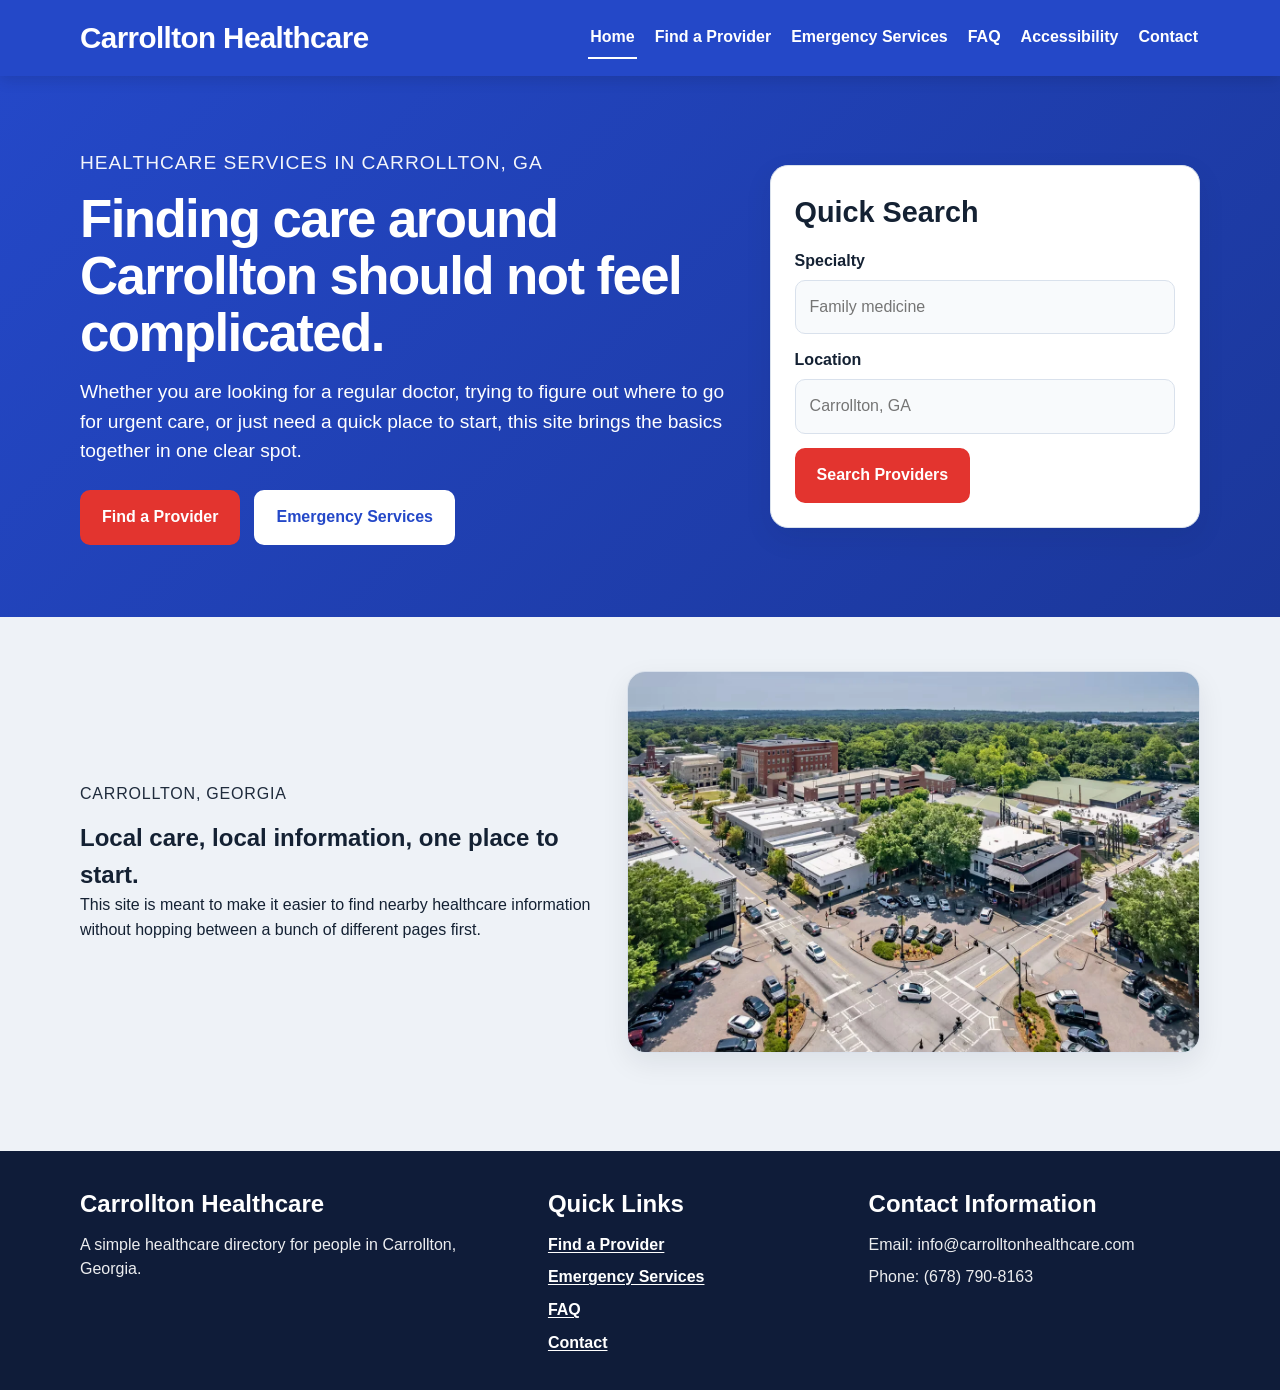
<file: healthcare-site/index.html>
<!DOCTYPE html>
<html lang="en">
<head>
  <meta charset="UTF-8">
  <meta name="viewport" content="width=device-width, initial-scale=1.0">
  <title>Home | Carrollton Healthcare</title>
  <link rel="stylesheet" href="css/style.css">
</head>
<body>

<header class="navbar">
  <div class="container">
    <a href="index.html" class="logo">Carrollton Healthcare</a>
    <nav class="nav-links">
      <a href="index.html" class="active">Home</a>
      <a href="pages/providers.html">Find a Provider</a>
      <a href="pages/emergency.html">Emergency Services</a>
      <a href="pages/faq.html">FAQ</a>
      <a href="pages/accessibility.html">Accessibility</a>
      <a href="pages/contact.html">Contact</a>
    </nav>
  </div>
</header>

<section class="hero">
  <div class="container hero-content">
    <div class="hero-text">
      <p class="eyebrow">Healthcare services in Carrollton, GA</p>
      <h1>Finding care around Carrollton should not feel complicated.</h1>
      <p>Whether you are looking for a regular doctor, trying to figure out where to go for urgent care, or just need a quick place to start, this site brings the basics together in one clear spot.</p>
      <div class="hero-buttons">
        <a href="pages/providers.html" class="btn-primary">Find a Provider</a>
        <a href="pages/emergency.html" class="btn-secondary">Emergency Services</a>
      </div>
    </div>

    <div class="hero-card">
      <h2>Quick Search</h2>
      <label>Specialty</label>
      <input type="text" placeholder="Family medicine">
      <label>Location</label>
      <input type="text" placeholder="Carrollton, GA">
      <a href="pages/providers.html" class="btn-primary">Search Providers</a>
    </div>
  </div>
</section>

<section class="section">
  <div class="container image-section">
    <div>
      <p class="eyebrow">Carrollton, Georgia</p>
      <h2>Local care, local information, one place to start.</h2>
      <p>This site is meant to make it easier to find nearby healthcare information without hopping between a bunch of different pages first.</p>
    </div>
    <div class="home-image-card">
      <img src="images/carrollton-image.jpg" alt="Downtown Carrollton">
    </div>
  </div>
</section>

<footer class="footer">
  <div class="container footer-columns">
    <div>
      <h3>Carrollton Healthcare</h3>
      <p>A simple healthcare directory for people in Carrollton, Georgia.</p>
    </div>
    <div>
      <h3>Quick Links</h3>
      <ul>
        <li><a href="pages/providers.html">Find a Provider</a></li>
        <li><a href="pages/emergency.html">Emergency Services</a></li>
        <li><a href="pages/faq.html">FAQ</a></li>
        <li><a href="pages/contact.html">Contact</a></li>
      </ul>
    </div>
    <div>
      <h3>Contact Information</h3>
      <p>Email: info@carrolltonhealthcare.com</p>
      <p>Phone: (678) 790-8163</p>
    </div>
  </div>
</footer>

<script src="javascript/script.js"></script>
</body>
</html>
</file>
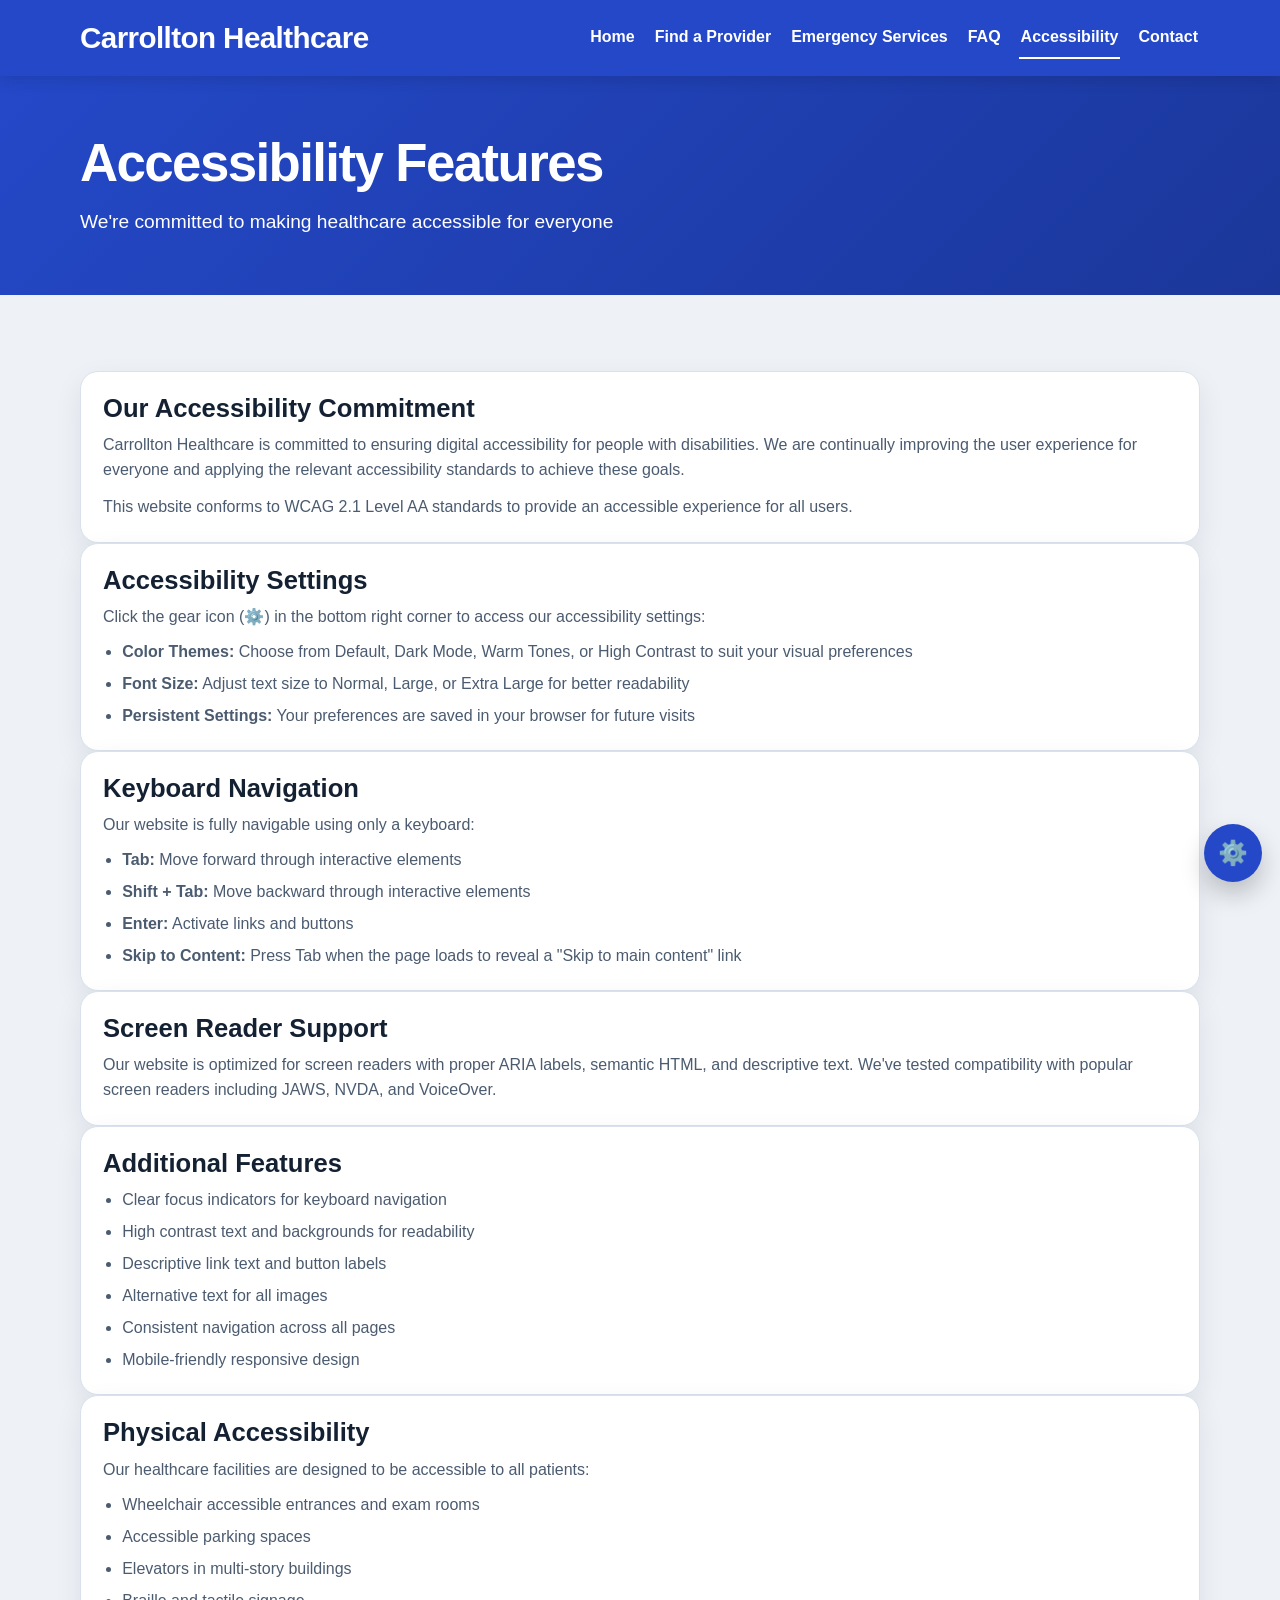
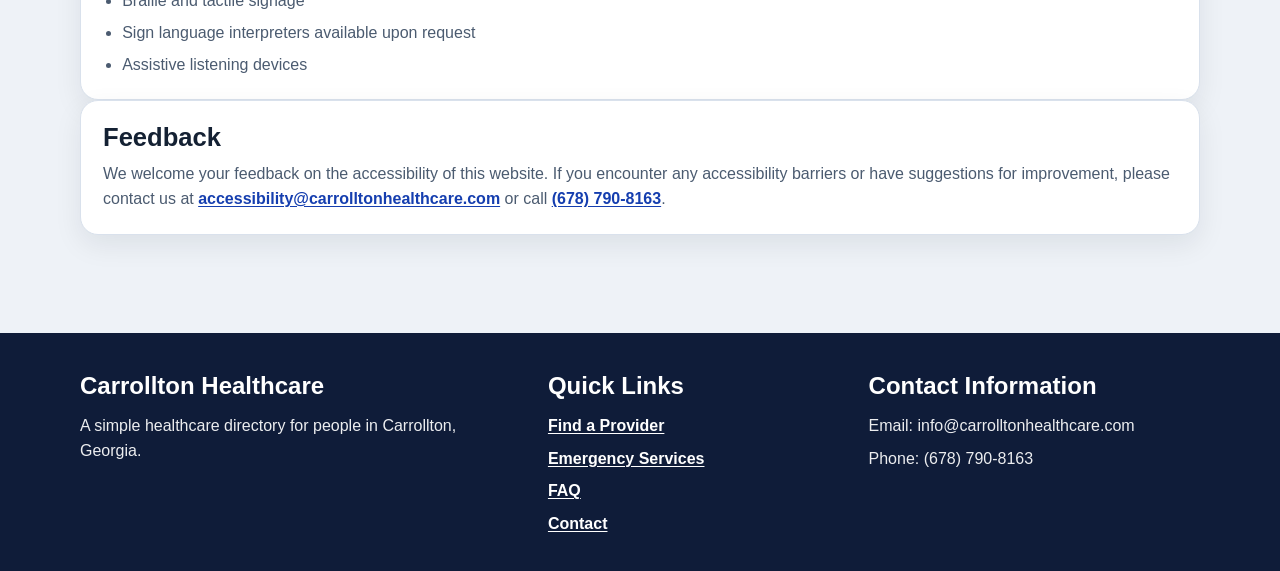
<file: healthcare-site/pages/accessibility.html>
<!DOCTYPE html>
<html lang="en">
<head>
  <meta charset="UTF-8">
  <meta name="viewport" content="width=device-width, initial-scale=1.0">
  <title>Accessibility | Carrollton Healthcare</title>
  <link rel="stylesheet" href="../css/style.css">
</head>
<body>

<a href="#main" class="skip-link">Skip to main content</a>

<header class="navbar">
  <div class="container">
    <a href="../index.html" class="logo">Carrollton Healthcare</a>
    <nav class="nav-links">
      <a href="../index.html">Home</a>
      <a href="providers.html">Find a Provider</a>
      <a href="emergency.html">Emergency Services</a>
      <a href="faq.html">FAQ</a>
      <a href="accessibility.html" class="active">Accessibility</a>
      <a href="contact.html">Contact</a>
    </nav>
  </div>
</header>

<section class="page-hero">
  <div class="container">
    <h1>Accessibility Features</h1>
    <p>We're committed to making healthcare accessible for everyone</p>
  </div>
</section>

<main id="main" class="section">
  <div class="container">

    <div class="commitment-box">
      <h2>Our Accessibility Commitment</h2>
      <p>Carrollton Healthcare is committed to ensuring digital accessibility for people with disabilities. We are continually improving the user experience for everyone and applying the relevant accessibility standards to achieve these goals.</p>
      <p style="margin-top: 12px;">This website conforms to WCAG 2.1 Level AA standards to provide an accessible experience for all users.</p>
    </div>

    <div class="info-panel">
      <h3>Accessibility Settings</h3>
      <p>Click the gear icon (⚙️) in the bottom right corner to access our accessibility settings:</p>
      <ul>
        <li><strong>Color Themes:</strong> Choose from Default, Dark Mode, Warm Tones, or High Contrast to suit your visual preferences</li>
        <li><strong>Font Size:</strong> Adjust text size to Normal, Large, or Extra Large for better readability</li>
        <li><strong>Persistent Settings:</strong> Your preferences are saved in your browser for future visits</li>
      </ul>
    </div>

    <div class="info-panel">
      <h3>Keyboard Navigation</h3>
      <p>Our website is fully navigable using only a keyboard:</p>
      <ul>
        <li><strong>Tab:</strong> Move forward through interactive elements</li>
        <li><strong>Shift + Tab:</strong> Move backward through interactive elements</li>
        <li><strong>Enter:</strong> Activate links and buttons</li>
        <li><strong>Skip to Content:</strong> Press Tab when the page loads to reveal a "Skip to main content" link</li>
      </ul>
    </div>

    <div class="info-panel">
      <h3>Screen Reader Support</h3>
      <p>Our website is optimized for screen readers with proper ARIA labels, semantic HTML, and descriptive text. We've tested compatibility with popular screen readers including JAWS, NVDA, and VoiceOver.</p>
    </div>

    <div class="info-panel">
      <h3>Additional Features</h3>
      <ul>
        <li>Clear focus indicators for keyboard navigation</li>
        <li>High contrast text and backgrounds for readability</li>
        <li>Descriptive link text and button labels</li>
        <li>Alternative text for all images</li>
        <li>Consistent navigation across all pages</li>
        <li>Mobile-friendly responsive design</li>
      </ul>
    </div>

    <div class="info-panel">
      <h3>Physical Accessibility</h3>
      <p>Our healthcare facilities are designed to be accessible to all patients:</p>
      <ul>
        <li>Wheelchair accessible entrances and exam rooms</li>
        <li>Accessible parking spaces</li>
        <li>Elevators in multi-story buildings</li>
        <li>Braille and tactile signage</li>
        <li>Sign language interpreters available upon request</li>
        <li>Assistive listening devices</li>
      </ul>
    </div>

    <div class="info-panel">
      <h3>Feedback</h3>
      <p>We welcome your feedback on the accessibility of this website. If you encounter any accessibility barriers or have suggestions for improvement, please contact us at <a href="mailto:accessibility@carrolltonhealthcare.com" class="inline-link">accessibility@carrolltonhealthcare.com</a> or call <a href="tel:6787908163" class="inline-link">(678) 790-8163</a>.</p>
    </div>

  </div>
</main>

<footer class="footer">
  <div class="container footer-columns">
    <div>
      <h3>Carrollton Healthcare</h3>
      <p>A simple healthcare directory for people in Carrollton, Georgia.</p>
    </div>
    <div>
      <h3>Quick Links</h3>
      <ul>
        <li><a href="providers.html">Find a Provider</a></li>
        <li><a href="emergency.html">Emergency Services</a></li>
        <li><a href="faq.html">FAQ</a></li>
        <li><a href="contact.html">Contact</a></li>
      </ul>
    </div>
    <div>
      <h3>Contact Information</h3>
      <p>Email: info@carrolltonhealthcare.com</p>
      <p>Phone: (678) 790-8163</p>
    </div>
  </div>
</footer>

<button
  id="accessibilityToggle"
  class="accessibility-toggle"
  aria-label="Accessibility settings"
  aria-expanded="false">
  ⚙️
</button>

<div id="accessibilityPanel" class="accessibility-panel" role="region" aria-label="Accessibility settings">
  <h2>Accessibility Settings</h2>

  <div class="accessibility-section">
    <h3>Color Theme</h3>
    <div class="option-row">
      <button class="option-btn" data-theme="default">Default</button>
      <button class="option-btn" data-theme="dark-mode">Dark</button>
      <button class="option-btn" data-theme="warm-mode">Warm</button>
      <button class="option-btn" data-theme="high-contrast">High Contrast</button>
    </div>
  </div>

  <div class="accessibility-section">
    <h3>Font Size</h3>
    <div class="option-row">
      <button class="option-btn" data-font="normal">Normal</button>
      <button class="option-btn" data-font="large">Large</button>
      <button class="option-btn" data-font="xl">Extra Large</button>
    </div>
  </div>

  <button id="resetAccessibility" class="btn reset-btn">Reset to Defaults</button>
</div>

<script src="../javascript/script.js"></script>
</body>
</html>
</file>
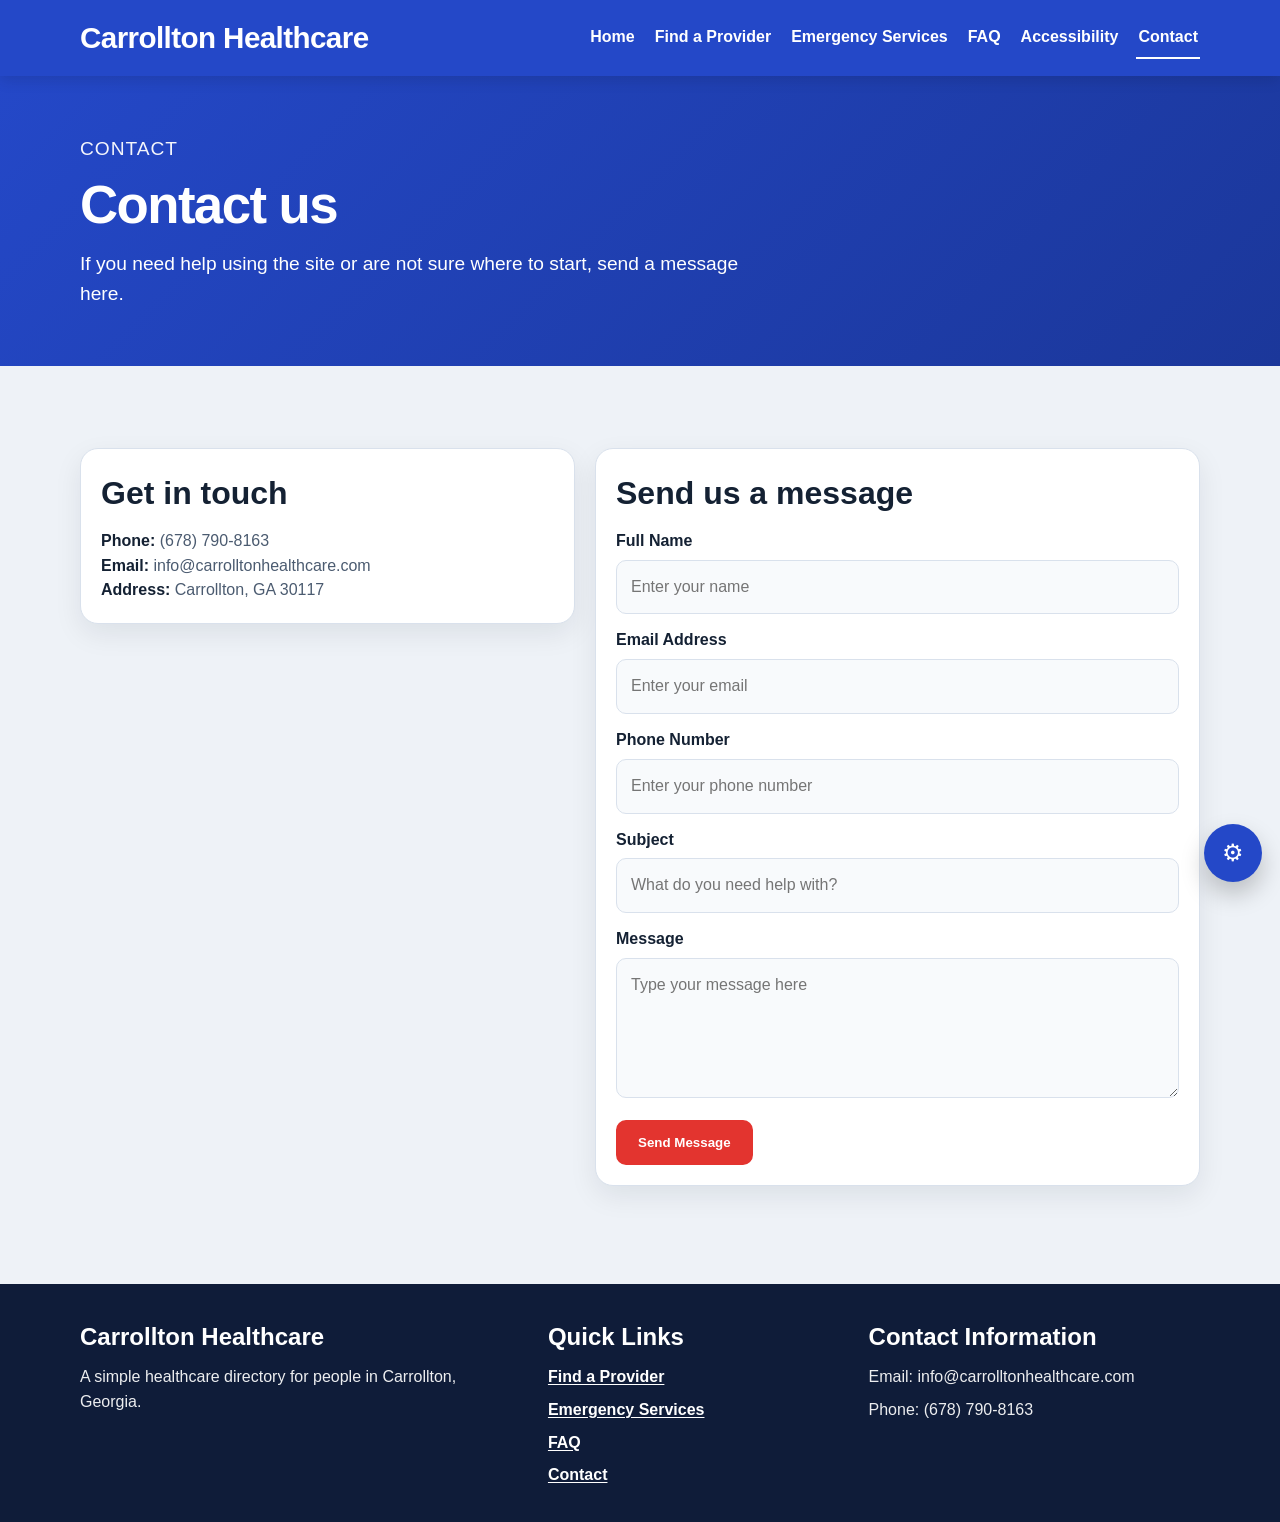
<file: healthcare-site/pages/contact.html>
<!DOCTYPE html>
<html lang="en">
<head>
  <meta charset="UTF-8">
  <meta name="viewport" content="width=device-width, initial-scale=1.0">
  <title>Contact | Carrollton Healthcare</title>
  <link rel="stylesheet" href="../css/style.css">
</head>
<body>
  <a class="skip-link" href="#main-content">Skip to main content</a>

  <header class="navbar">
    <div class="container">
      <a href="../index.html" class="logo">Carrollton Healthcare</a>
      <nav class="nav-links" aria-label="Main navigation">
        <a href="../index.html">Home</a>
        <a href="providers.html">Find a Provider</a>
        <a href="emergency.html">Emergency Services</a>
        <a href="faq.html">FAQ</a>
        <a href="accessibility.html">Accessibility</a>
        <a href="contact.html" class="active">Contact</a>
      </nav>
    </div>
  </header>

  <main id="main-content">
    <section class="page-hero">
      <div class="container">
        <p class="eyebrow">Contact</p>
        <h1>Contact us</h1>
        <p>If you need help using the site or are not sure where to start, send a message here.</p>
      </div>
    </section>

    <section class="section">
      <div class="container contact-grid">
        <div class="contact-card">
          <h2>Get in touch</h2>
          <p><strong>Phone:</strong> (678) 790-8163</p>
          <p><strong>Email:</strong> info@carrolltonhealthcare.com</p>
          <p><strong>Address:</strong> Carrollton, GA 30117</p>
        </div>

        <div class="contact-card">
          <h2>Send us a message</h2>
          <form class="contact-form" action="success.html">
            <label for="full-name">Full Name</label>
            <input id="full-name" type="text" placeholder="Enter your name" required>

            <label for="email-address">Email Address</label>
            <input id="email-address" type="email" placeholder="Enter your email" required>

            <label for="phone-number">Phone Number</label>
            <input id="phone-number" type="tel" placeholder="Enter your phone number">

            <label for="subject">Subject</label>
            <input id="subject" type="text" placeholder="What do you need help with?" required>

            <label for="message">Message</label>
            <textarea id="message" placeholder="Type your message here" required></textarea>

            <button type="submit" class="submit-btn">Send Message</button>
          </form>
        </div>
      </div>
    </section>
  </main>

  <footer class="footer">
    <div class="container footer-columns">
      <div>
        <h3>Carrollton Healthcare</h3>
        <p>A simple healthcare directory for people in Carrollton, Georgia.</p>
      </div>

      <div>
        <h3>Quick Links</h3>
        <ul>
          <li><a href="providers.html">Find a Provider</a></li>
          <li><a href="emergency.html">Emergency Services</a></li>
          <li><a href="faq.html">FAQ</a></li>
          <li><a href="contact.html">Contact</a></li>
        </ul>
      </div>

      <div>
        <h3>Contact Information</h3>
        <p>Email: info@carrolltonhealthcare.com</p>
        <p>Phone: (678) 790-8163</p>
      </div>
    </div>
  </footer>

  <button id="accessibilityToggle" class="accessibility-toggle" aria-label="Open accessibility settings" aria-expanded="false">⚙</button>

  <div id="accessibilityPanel" class="accessibility-panel" aria-label="Accessibility settings">
    <h2>Accessibility Settings</h2>

    <div class="accessibility-section">
      <h3>Color Scheme</h3>
      <div class="option-row">
        <button class="option-btn" data-theme="default">Standard</button>
        <button class="option-btn" data-theme="high-contrast">High Contrast</button>
        <button class="option-btn" data-theme="dark-mode">Dark Mode</button>
        <button class="option-btn" data-theme="warm-mode">Warm Tones</button>
      </div>
    </div>

    <div class="accessibility-section">
      <h3>Font Size</h3>
      <div class="option-row">
        <button class="option-btn" data-font="normal">Normal</button>
        <button class="option-btn" data-font="large">Large</button>
        <button class="option-btn" data-font="xl">Extra Large</button>
      </div>
    </div>

    <button id="resetAccessibility" class="option-btn reset-btn">Reset to Defaults</button>
  </div>

  <script src="../javascript/script.js"></script>
</body>
</html>
</file>
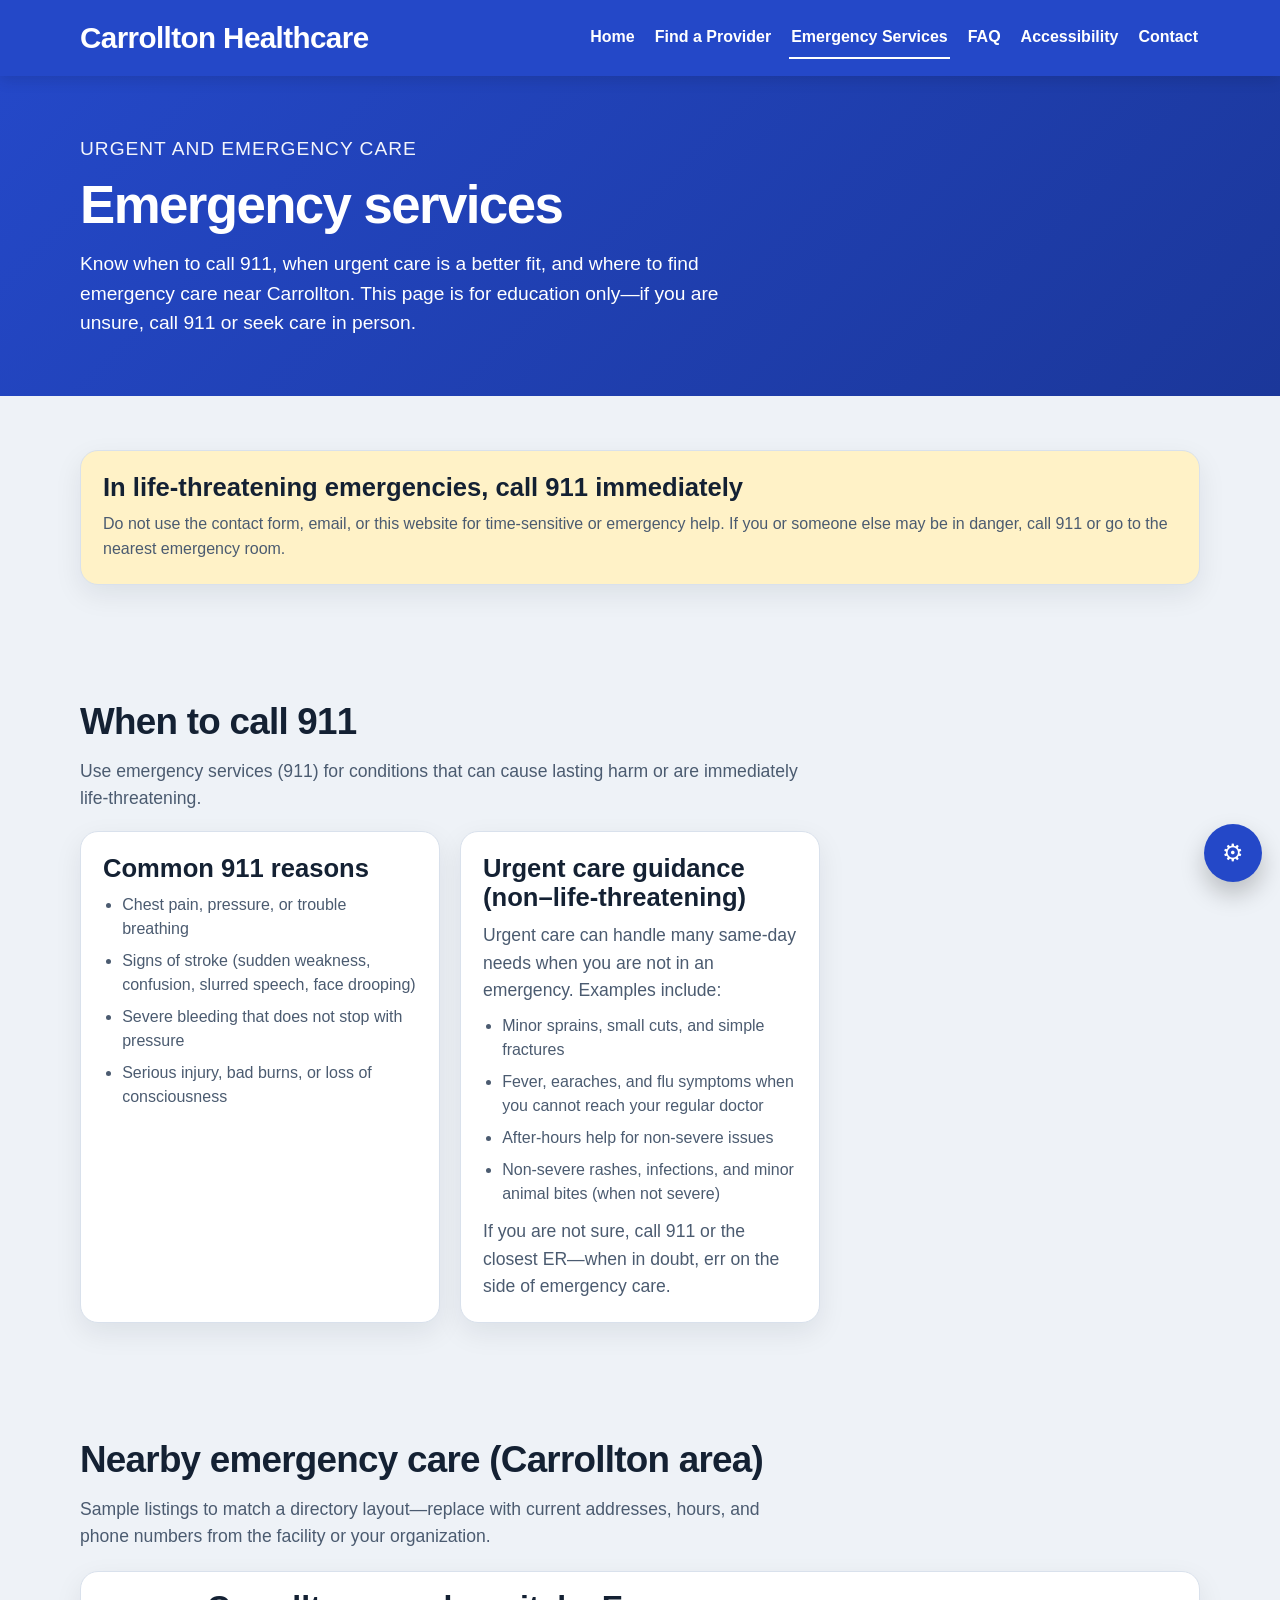
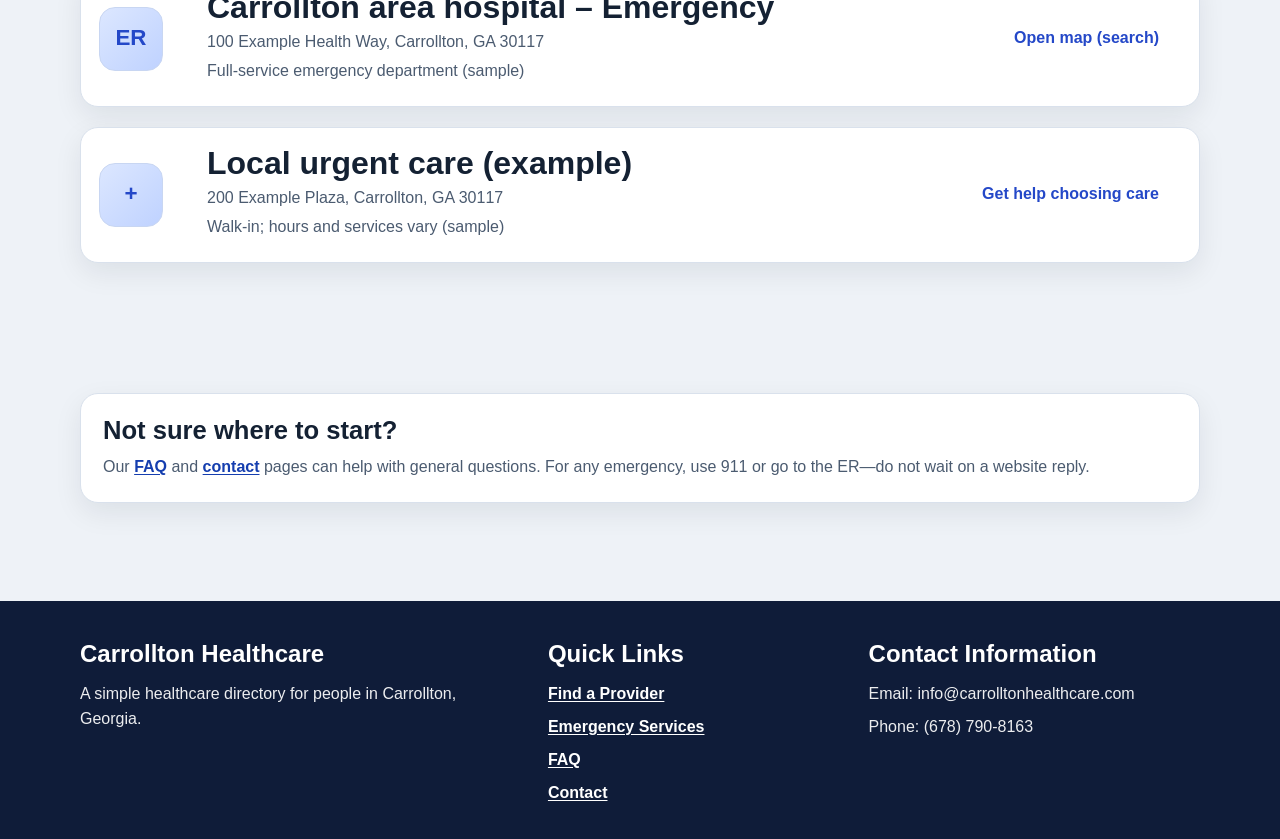
<file: healthcare-site/pages/emergency.html>
<!DOCTYPE html>
<html lang="en">
<head>
  <meta charset="UTF-8">
  <meta name="viewport" content="width=device-width, initial-scale=1.0">
  <title>Emergency Services | Carrollton Healthcare</title>
  <link rel="stylesheet" href="../css/style.css">
</head>
<body>
  <a class="skip-link" href="#main-content">Skip to main content</a>

  <header class="navbar">
    <div class="container">
      <a href="../index.html" class="logo">Carrollton Healthcare</a>
      <nav class="nav-links" aria-label="Main navigation">
        <a href="../index.html">Home</a>
        <a href="providers.html">Find a Provider</a>
        <a href="emergency.html" class="active" aria-current="page">Emergency Services</a>
        <a href="faq.html">FAQ</a>
        <a href="accessibility.html">Accessibility</a>
        <a href="contact.html">Contact</a>
      </nav>
    </div>
  </header>

  <main id="main-content">
    <section class="page-hero" aria-labelledby="emergency-page-title">
      <div class="container">
        <p class="eyebrow">Urgent and emergency care</p>
        <h1 id="emergency-page-title">Emergency services</h1>
        <p>Know when to call 911, when urgent care is a better fit, and where to find emergency care near Carrollton. This page is for education only—if you are unsure, call 911 or seek care in person.</p>
      </div>
    </section>

    <section class="section" aria-labelledby="emergency-911">
      <div class="container">
        <div class="notice-box" role="status">
          <h2 class="subsection-title" id="emergency-911">In life-threatening emergencies, call 911 immediately</h2>
          <p>Do not use the contact form, email, or this website for time-sensitive or emergency help. If you or someone else may be in danger, call 911 or go to the nearest emergency room.</p>
        </div>
      </div>
    </section>

    <section class="section" aria-labelledby="when-911">
      <div class="container">
        <h2 class="section-heading" id="when-911">When to call 911</h2>
        <p class="page-intro">Use emergency services (911) for conditions that can cause lasting harm or are immediately life-threatening.</p>
        <div class="info-grid">
          <div class="info-panel">
            <h3 class="subsection-title">Common 911 reasons</h3>
            <ul>
              <li>Chest pain, pressure, or trouble breathing</li>
              <li>Signs of stroke (sudden weakness, confusion, slurred speech, face drooping)</li>
              <li>Severe bleeding that does not stop with pressure</li>
              <li>Serious injury, bad burns, or loss of consciousness</li>
            </ul>
          </div>
          <div class="info-panel">
            <h3 class="subsection-title">Urgent care guidance (non–life-threatening)</h3>
            <p class="page-intro flush-top">Urgent care can handle many same-day needs when you are not in an emergency. Examples include:</p>
            <ul>
              <li>Minor sprains, small cuts, and simple fractures</li>
              <li>Fever, earaches, and flu symptoms when you cannot reach your regular doctor</li>
              <li>After-hours help for non-severe issues</li>
              <li>Non-severe rashes, infections, and minor animal bites (when not severe)</li>
            </ul>
            <p class="page-intro follow-list">If you are not sure, call 911 or the closest ER—when in doubt, err on the side of emergency care.</p>
          </div>
        </div>
      </div>
    </section>

    <section class="section" aria-labelledby="nearby-er">
      <div class="container">
        <h2 class="section-heading" id="nearby-er">Nearby emergency care (Carrollton area)</h2>
        <p class="page-intro">Sample listings to match a directory layout—replace with current addresses, hours, and phone numbers from the facility or your organization.</p>
        <div class="rooms-grid">
          <article class="room-card">
            <div class="room-icon" aria-hidden="true">ER</div>
            <div>
              <h3>Carrollton area hospital – Emergency</h3>
              <p class="meta">100 Example Health Way, Carrollton, GA 30117</p>
              <p class="meta">Full-service emergency department (sample)</p>
            </div>
            <div class="action-row">
              <a class="simple-btn" href="https://www.google.com/maps/search/emergency+room+Carrollton+GA" rel="noopener noreferrer">Open map (search)</a>
            </div>
          </article>
          <article class="room-card">
            <div class="room-icon" aria-hidden="true">+</div>
            <div>
              <h3>Local urgent care (example)</h3>
              <p class="meta">200 Example Plaza, Carrollton, GA 30117</p>
              <p class="meta">Walk-in; hours and services vary (sample)</p>
            </div>
            <div class="action-row">
              <a class="simple-btn" href="contact.html">Get help choosing care</a>
            </div>
          </article>
        </div>
      </div>
    </section>

    <section class="section">
      <div class="container">
        <div class="commitment-box">
          <h2 class="subsection-title">Not sure where to start?</h2>
          <p>Our <a class="inline-link" href="faq.html">FAQ</a> and <a class="inline-link" href="contact.html">contact</a> pages can help with general questions. For any emergency, use 911 or go to the ER—do not wait on a website reply.</p>
        </div>
      </div>
    </section>
  </main>

  <footer class="footer">
    <div class="container footer-columns">
      <div>
        <h3>Carrollton Healthcare</h3>
        <p>A simple healthcare directory for people in Carrollton, Georgia.</p>
      </div>
      <div>
        <h3>Quick Links</h3>
        <ul>
          <li><a href="providers.html">Find a Provider</a></li>
          <li><a href="emergency.html">Emergency Services</a></li>
          <li><a href="faq.html">FAQ</a></li>
          <li><a href="contact.html">Contact</a></li>
        </ul>
      </div>
      <div>
        <h3>Contact Information</h3>
        <p>Email: info@carrolltonhealthcare.com</p>
        <p>Phone: (678) 790-8163</p>
      </div>
    </div>
  </footer>

  <button type="button" id="accessibilityToggle" class="accessibility-toggle" aria-label="Open accessibility settings" aria-expanded="false">⚙</button>

  <div id="accessibilityPanel" class="accessibility-panel" aria-label="Accessibility settings">
    <h2>Accessibility Settings</h2>
    <div class="accessibility-section">
      <h3>Color Scheme</h3>
      <div class="option-row">
        <button type="button" class="option-btn" data-theme="default">Standard</button>
        <button type="button" class="option-btn" data-theme="high-contrast">High Contrast</button>
        <button type="button" class="option-btn" data-theme="dark-mode">Dark Mode</button>
        <button type="button" class="option-btn" data-theme="warm-mode">Warm Tones</button>
      </div>
    </div>
    <div class="accessibility-section">
      <h3>Font Size</h3>
      <div class="option-row">
        <button type="button" class="option-btn" data-font="normal">Normal</button>
        <button type="button" class="option-btn" data-font="large">Large</button>
        <button type="button" class="option-btn" data-font="xl">Extra Large</button>
      </div>
    </div>
    <button type="button" id="resetAccessibility" class="option-btn reset-btn">Reset to Defaults</button>
  </div>

  <script src="../javascript/script.js"></script>
</body>
</html>
</file>
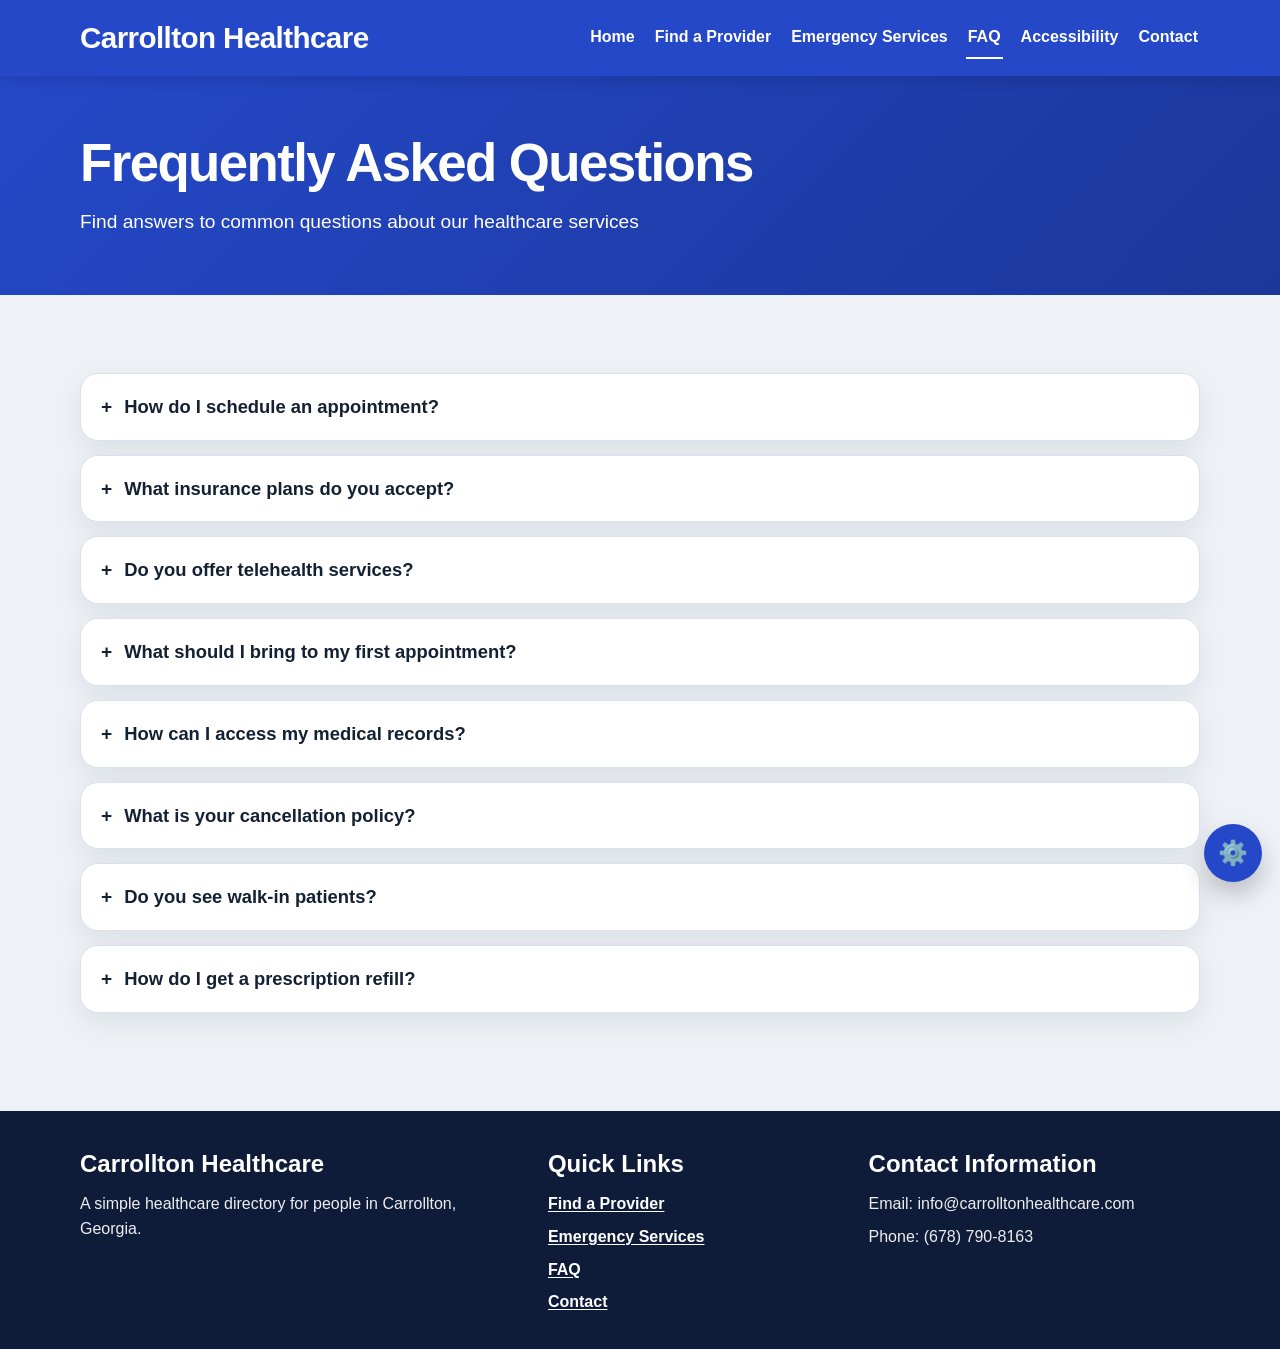
<file: healthcare-site/pages/faq.html>
<!DOCTYPE html>
<html lang="en">
<head>
  <meta charset="UTF-8">
  <meta name="viewport" content="width=device-width, initial-scale=1.0">
  <title>FAQ | Carrollton Healthcare</title>
  <link rel="stylesheet" href="../css/style.css">
</head>
<body>

<a href="#main" class="skip-link">Skip to main content</a>

<header class="navbar">
  <div class="container">
    <a href="../index.html" class="logo">Carrollton Healthcare</a>
    <nav class="nav-links">
      <a href="../index.html">Home</a>
      <a href="providers.html">Find a Provider</a>
      <a href="emergency.html">Emergency Services</a>
      <a href="faq.html" class="active">FAQ</a>
      <a href="accessibility.html">Accessibility</a>
      <a href="contact.html">Contact</a>
    </nav>
  </div>
</header>

<section class="page-hero">
  <div class="container">
    <h1>Frequently Asked Questions</h1>
    <p>Find answers to common questions about our healthcare services</p>
  </div>
</section>

<main id="main" class="section">
  <div class="container">
    <div class="faq-list">

      <details class="faq-item">
        <summary>How do I schedule an appointment?</summary>
        <div class="faq-answer">
          <p>You can schedule an appointment by clicking the "Schedule Appointment" button on any provider's profile page. You can also call the provider's office directly using the phone number listed on their profile.</p>
        </div>
      </details>

      <details class="faq-item">
        <summary>What insurance plans do you accept?</summary>
        <div class="faq-answer">
          <p>Our providers accept a variety of insurance plans including Blue Cross Blue Shield, Aetna, UnitedHealthcare, Cigna, Humana, Medicare, and Medicaid. Please check each provider's profile to see which specific insurance plans they accept.</p>
        </div>
      </details>

      <details class="faq-item">
        <summary>Do you offer telehealth services?</summary>
        <div class="faq-answer">
          <p>Yes! Many of our providers offer telehealth appointments. Look for the "Telehealth Available" badge on provider profiles. Telehealth appointments allow you to consult with your provider from the comfort of your home.</p>
        </div>
      </details>

      <details class="faq-item">
        <summary>What should I bring to my first appointment?</summary>
        <div class="faq-answer">
          <p>Please bring a valid photo ID, your insurance card, a list of current medications, and any relevant medical records from previous providers. If you're a new patient, you may also need to arrive 15 minutes early to complete paperwork.</p>
        </div>
      </details>

      <details class="faq-item">
        <summary>How can I access my medical records?</summary>
        <div class="faq-answer">
          <p>You can request your medical records by contacting your provider's office directly. Many providers also offer patient portals where you can access your records online 24/7.</p>
        </div>
      </details>

      <details class="faq-item">
        <summary>What is your cancellation policy?</summary>
        <div class="faq-answer">
          <p>We ask that you provide at least 24 hours notice if you need to cancel or reschedule an appointment. This allows us to offer the time slot to other patients who may need care.</p>
        </div>
      </details>

      <details class="faq-item">
        <summary>Do you see walk-in patients?</summary>
        <div class="faq-answer">
          <p>Walk-in availability varies by provider and location. We recommend calling ahead to check availability. For urgent care needs, we can often accommodate same-day appointments.</p>
        </div>
      </details>

      <details class="faq-item">
        <summary>How do I get a prescription refill?</summary>
        <div class="faq-answer">
          <p>Contact your provider's office directly to request a prescription refill. Many providers also offer prescription refill requests through their patient portal.</p>
        </div>
      </details>

    </div>
  </div>
</main>

<footer class="footer">
  <div class="container footer-columns">
    <div>
      <h3>Carrollton Healthcare</h3>
      <p>A simple healthcare directory for people in Carrollton, Georgia.</p>
    </div>
    <div>
      <h3>Quick Links</h3>
      <ul>
        <li><a href="providers.html">Find a Provider</a></li>
        <li><a href="emergency.html">Emergency Services</a></li>
        <li><a href="faq.html">FAQ</a></li>
        <li><a href="contact.html">Contact</a></li>
      </ul>
    </div>
    <div>
      <h3>Contact Information</h3>
      <p>Email: info@carrolltonhealthcare.com</p>
      <p>Phone: (678) 790-8163</p>
    </div>
  </div>
</footer>

<button
  id="accessibilityToggle"
  class="accessibility-toggle"
  aria-label="Accessibility settings"
  aria-expanded="false">
  ⚙️
</button>

<div id="accessibilityPanel" class="accessibility-panel" role="region" aria-label="Accessibility settings">
  <h2>Accessibility Settings</h2>

  <div class="accessibility-section">
    <h3>Color Theme</h3>
    <div class="option-row">
      <button class="option-btn" data-theme="default">Default</button>
      <button class="option-btn" data-theme="dark-mode">Dark</button>
      <button class="option-btn" data-theme="warm-mode">Warm</button>
      <button class="option-btn" data-theme="high-contrast">High Contrast</button>
    </div>
  </div>

  <div class="accessibility-section">
    <h3>Font Size</h3>
    <div class="option-row">
      <button class="option-btn" data-font="normal">Normal</button>
      <button class="option-btn" data-font="large">Large</button>
      <button class="option-btn" data-font="xl">Extra Large</button>
    </div>
  </div>

  <button id="resetAccessibility" class="btn reset-btn">Reset to Defaults</button>
</div>

<script src="../javascript/script.js"></script>
</body>
</html>
</file>
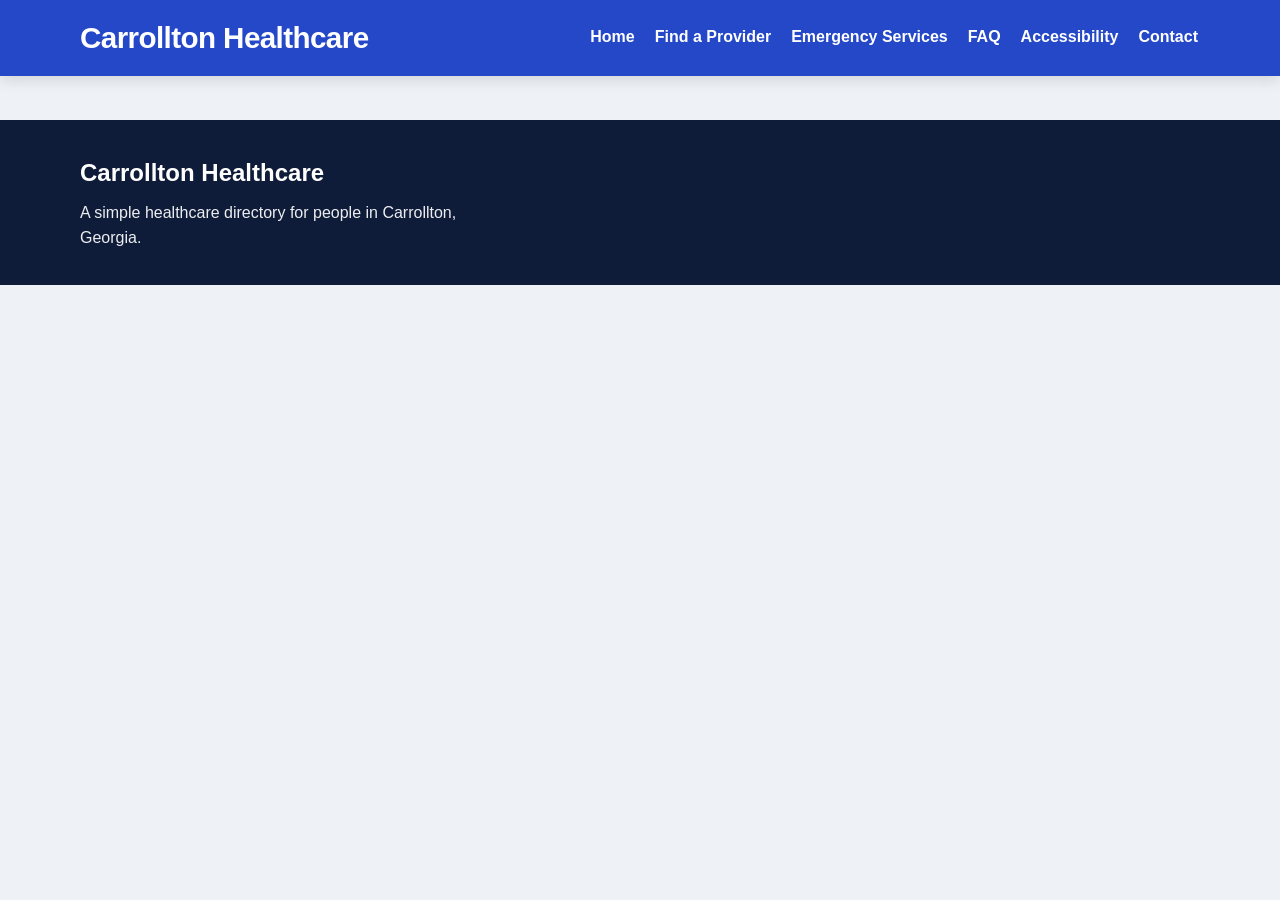
<file: healthcare-site/pages/provider.html>
<!DOCTYPE html>
<html lang="en">
<head>
  <meta charset="UTF-8">
  <meta name="viewport" content="width=device-width, initial-scale=1.0">
  <title>Provider</title>
  <link rel="stylesheet" href="../css/style.css">
</head>
<body>

<header class="navbar">
  <div class="container">
    <a href="../index.html" class="logo">Carrollton Healthcare</a>
    <nav class="nav-links">
      <a href="../index.html">Home</a>
      <a href="providers.html">Find a Provider</a>
      <a href="emergency.html">Emergency Services</a>
      <a href="faq.html">FAQ</a>
      <a href="accessibility.html">Accessibility</a>
      <a href="contact.html">Contact</a>
    </nav>
  </div>
</header>

<main></main>

<footer class="footer">
  <div class="container footer-columns">
    <div>
      <h3>Carrollton Healthcare</h3>
      <p>A simple healthcare directory for people in Carrollton, Georgia.</p>
    </div>
  </div>
</footer>

</body>
</html>
</file>
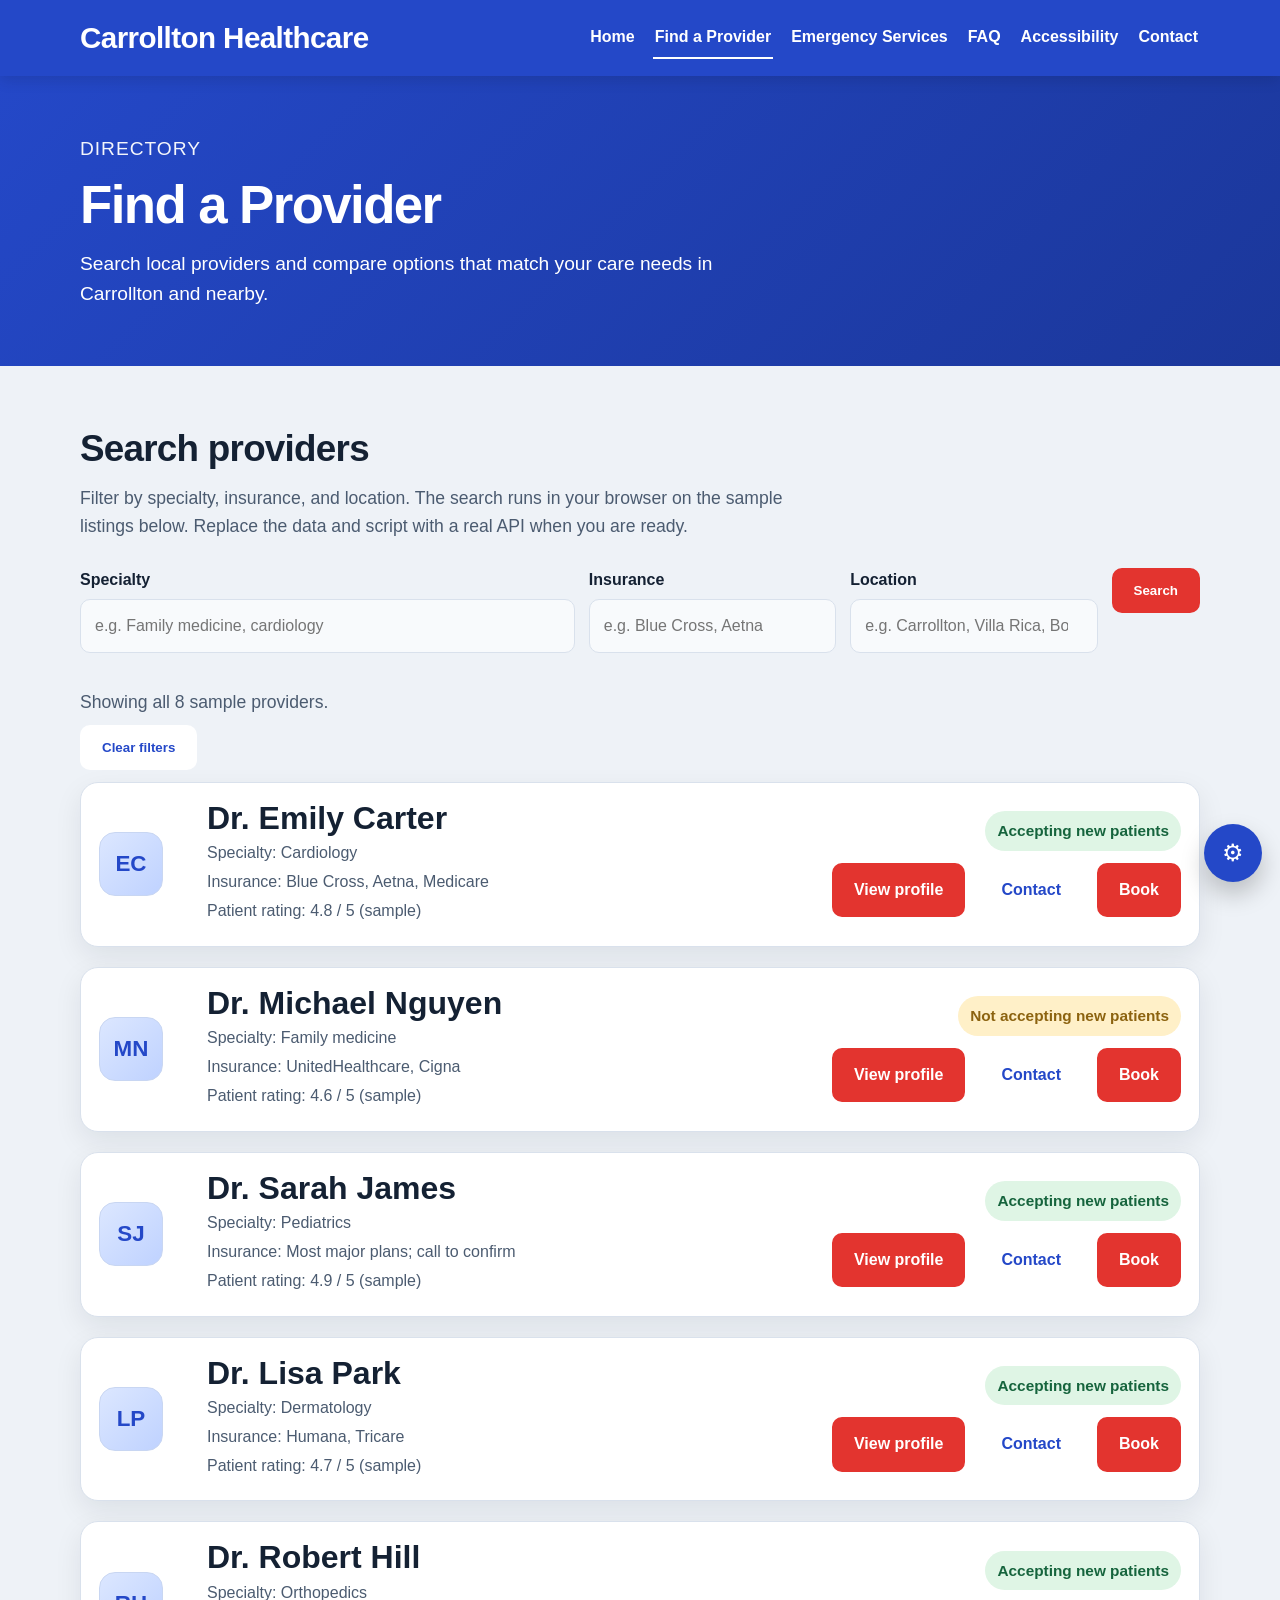
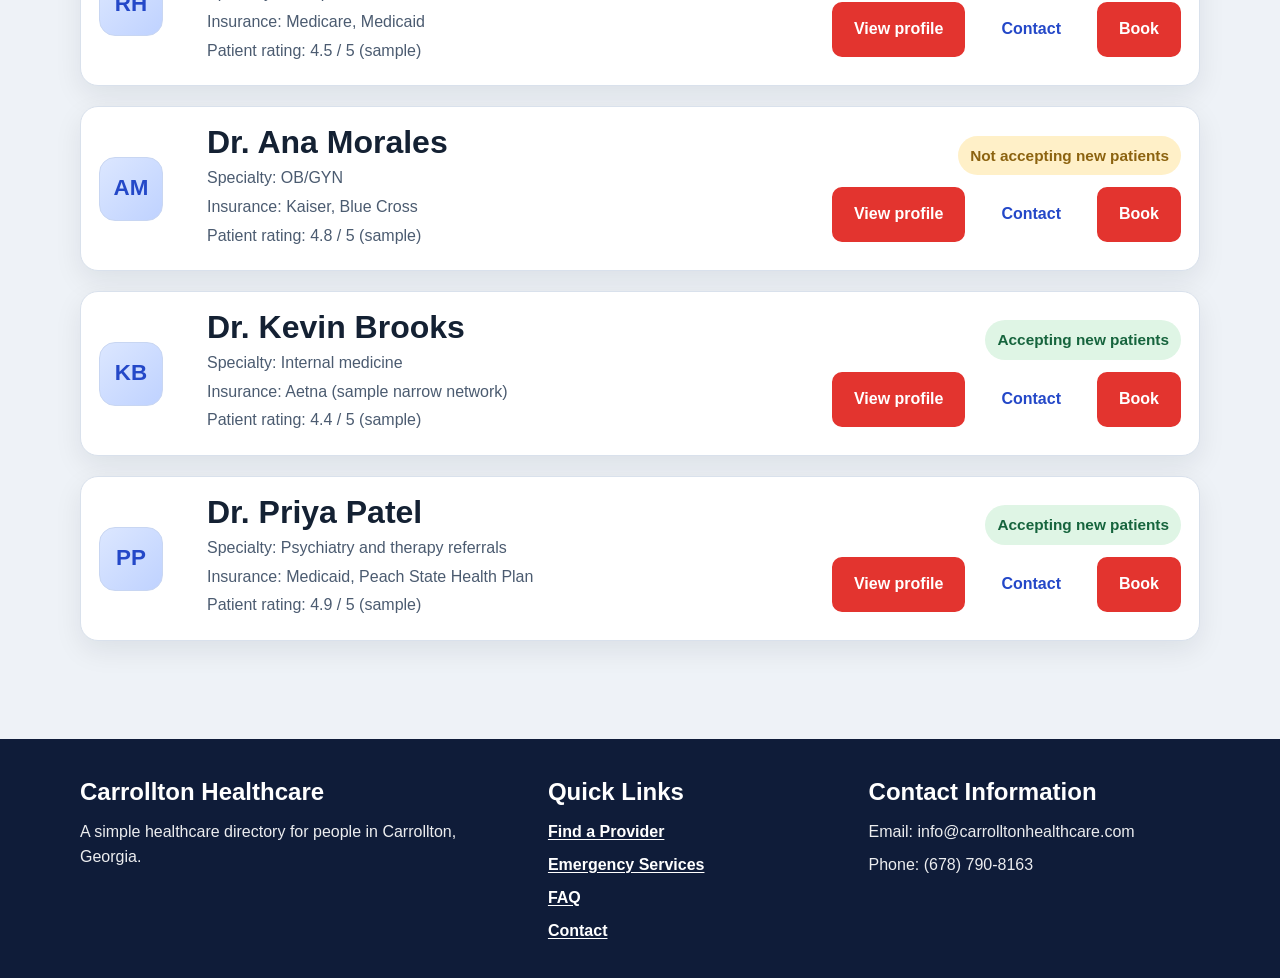
<file: healthcare-site/pages/providers.html>
<!DOCTYPE html>
<html lang="en">
<head>
  <meta charset="UTF-8">
  <meta name="viewport" content="width=device-width, initial-scale=1.0">
  <title>Find a Provider | Carrollton Healthcare</title>
  <link rel="stylesheet" href="../css/style.css">
</head>
<body>
  <a class="skip-link" href="#main-content">Skip to main content</a>

  <header class="navbar">
    <div class="container">
      <a href="../index.html" class="logo">Carrollton Healthcare</a>
      <nav class="nav-links" aria-label="Main navigation">
        <a href="../index.html">Home</a>
        <a href="providers.html" class="active" aria-current="page">Find a Provider</a>
        <a href="emergency.html">Emergency Services</a>
        <a href="faq.html">FAQ</a>
        <a href="accessibility.html">Accessibility</a>
        <a href="contact.html">Contact</a>
      </nav>
    </div>
  </header>

  <main id="main-content">
    <section class="page-hero" aria-labelledby="provider-page-title">
      <div class="container">
        <p class="eyebrow">Directory</p>
        <h1 id="provider-page-title">Find a Provider</h1>
        <p>Search local providers and compare options that match your care needs in Carrollton and nearby.</p>
      </div>
    </section>

    <section class="section" aria-labelledby="search-providers">
      <div class="container">
        <h2 class="section-heading" id="search-providers">Search providers</h2>
        <p class="page-intro">Filter by specialty, insurance, and location. The search runs in your browser on the sample listings below. Replace the data and script with a real API when you are ready.</p>
        <form id="provider-search-form" class="search-form" role="search" aria-label="Provider search" action="providers.html" method="get" novalidate>
          <div>
            <label for="filter-specialty">Specialty</label>
            <input id="filter-specialty" name="specialty" type="search" placeholder="e.g. Family medicine, cardiology" autocomplete="off" enterkeyhint="search">
          </div>
          <div>
            <label for="filter-insurance">Insurance</label>
            <input id="filter-insurance" name="insurance" type="search" placeholder="e.g. Blue Cross, Aetna" autocomplete="off" enterkeyhint="search">
          </div>
          <div>
            <label for="filter-location">Location</label>
            <input id="filter-location" name="location" type="search" placeholder="e.g. Carrollton, Villa Rica, Bowdon (optional)" value="" autocomplete="off" enterkeyhint="search">
          </div>
          <div>
            <span class="visually-hidden" id="search-fields-label">Filter fields</span>
            <button type="submit" class="submit-btn" aria-label="Search providers using filters above" aria-describedby="search-fields-label">Search</button>
          </div>
        </form>
        <p class="page-intro" id="provider-search-status" role="status" aria-live="polite" aria-atomic="true"></p>
        <p class="section-links provider-search-actions">
          <button type="button" id="clear-provider-filters" class="simple-btn">Clear filters</button>
        </p>

        <div id="provider-no-results" class="notice-box" hidden>
          <p><strong>No providers match your filters.</strong> Try a shorter keyword, remove one field, or clear filters to see all sample providers.</p>
        </div>

        <div id="provider-results" class="provider-list" role="list">
          <article class="provider-card" role="listitem" data-name="emily carter" data-specialty="cardiology" data-insurance="blue cross aetna medicare" data-location="carrollton georgia">
            <div class="provider-photo" aria-hidden="true">EC</div>
            <div class="provider-details">
              <h2>Dr. Emily Carter</h2>
              <p class="meta">Specialty: Cardiology</p>
              <p class="meta">Insurance: Blue Cross, Aetna, Medicare</p>
              <p class="meta">Patient rating: 4.8 / 5 (sample)</p>
            </div>
            <div class="provider-side">
              <span class="badge accepting">Accepting new patients</span>
              <div class="action-row">
                <a href="provider.html" class="btn-primary">View profile</a>
                <a href="contact.html" class="simple-btn">Contact</a>
                <a href="contact.html" class="simple-btn fill">Book</a>
              </div>
            </div>
          </article>

          <article class="provider-card" role="listitem" data-name="michael nguyen" data-specialty="family medicine" data-insurance="united cigna" data-location="carrollton georgia">
            <div class="provider-photo" aria-hidden="true">MN</div>
            <div class="provider-details">
              <h2>Dr. Michael Nguyen</h2>
              <p class="meta">Specialty: Family medicine</p>
              <p class="meta">Insurance: UnitedHealthcare, Cigna</p>
              <p class="meta">Patient rating: 4.6 / 5 (sample)</p>
            </div>
            <div class="provider-side">
              <span class="badge limited">Not accepting new patients</span>
              <div class="action-row">
                <a href="provider.html" class="btn-primary">View profile</a>
                <a href="contact.html" class="simple-btn">Contact</a>
                <a href="contact.html" class="simple-btn fill">Book</a>
              </div>
            </div>
          </article>

          <article class="provider-card" role="listitem" data-name="sarah james" data-specialty="pediatrics" data-insurance="most major plans" data-location="carrollton georgia">
            <div class="provider-photo" aria-hidden="true">SJ</div>
            <div class="provider-details">
              <h2>Dr. Sarah James</h2>
              <p class="meta">Specialty: Pediatrics</p>
              <p class="meta">Insurance: Most major plans; call to confirm</p>
              <p class="meta">Patient rating: 4.9 / 5 (sample)</p>
            </div>
            <div class="provider-side">
              <span class="badge accepting">Accepting new patients</span>
              <div class="action-row">
                <a href="provider.html" class="btn-primary">View profile</a>
                <a href="contact.html" class="simple-btn">Contact</a>
                <a href="contact.html" class="simple-btn fill">Book</a>
              </div>
            </div>
          </article>

          <article class="provider-card" role="listitem" data-name="lisa park" data-specialty="dermatology" data-insurance="humana tricare" data-location="carrollton georgia">
            <div class="provider-photo" aria-hidden="true">LP</div>
            <div class="provider-details">
              <h2>Dr. Lisa Park</h2>
              <p class="meta">Specialty: Dermatology</p>
              <p class="meta">Insurance: Humana, Tricare</p>
              <p class="meta">Patient rating: 4.7 / 5 (sample)</p>
            </div>
            <div class="provider-side">
              <span class="badge accepting">Accepting new patients</span>
              <div class="action-row">
                <a href="provider.html" class="btn-primary">View profile</a>
                <a href="contact.html" class="simple-btn">Contact</a>
                <a href="contact.html" class="simple-btn fill">Book</a>
              </div>
            </div>
          </article>

          <article class="provider-card" role="listitem" data-name="robert hill" data-specialty="orthopedics" data-insurance="medicare medicaid" data-location="villa rica georgia">
            <div class="provider-photo" aria-hidden="true">RH</div>
            <div class="provider-details">
              <h2>Dr. Robert Hill</h2>
              <p class="meta">Specialty: Orthopedics</p>
              <p class="meta">Insurance: Medicare, Medicaid</p>
              <p class="meta">Patient rating: 4.5 / 5 (sample)</p>
            </div>
            <div class="provider-side">
              <span class="badge accepting">Accepting new patients</span>
              <div class="action-row">
                <a href="provider.html" class="btn-primary">View profile</a>
                <a href="contact.html" class="simple-btn">Contact</a>
                <a href="contact.html" class="simple-btn fill">Book</a>
              </div>
            </div>
          </article>

          <article class="provider-card" role="listitem" data-name="ana morales" data-specialty="obgyn gynecology womens health" data-insurance="kaiser blue cross" data-location="carrollton georgia">
            <div class="provider-photo" aria-hidden="true">AM</div>
            <div class="provider-details">
              <h2>Dr. Ana Morales</h2>
              <p class="meta">Specialty: OB/GYN</p>
              <p class="meta">Insurance: Kaiser, Blue Cross</p>
              <p class="meta">Patient rating: 4.8 / 5 (sample)</p>
            </div>
            <div class="provider-side">
              <span class="badge limited">Not accepting new patients</span>
              <div class="action-row">
                <a href="provider.html" class="btn-primary">View profile</a>
                <a href="contact.html" class="simple-btn">Contact</a>
                <a href="contact.html" class="simple-btn fill">Book</a>
              </div>
            </div>
          </article>

          <article class="provider-card" role="listitem" data-name="kevin brooks" data-specialty="internal medicine" data-insurance="aetna" data-location="carrollton georgia">
            <div class="provider-photo" aria-hidden="true">KB</div>
            <div class="provider-details">
              <h2>Dr. Kevin Brooks</h2>
              <p class="meta">Specialty: Internal medicine</p>
              <p class="meta">Insurance: Aetna (sample narrow network)</p>
              <p class="meta">Patient rating: 4.4 / 5 (sample)</p>
            </div>
            <div class="provider-side">
              <span class="badge accepting">Accepting new patients</span>
              <div class="action-row">
                <a href="provider.html" class="btn-primary">View profile</a>
                <a href="contact.html" class="simple-btn">Contact</a>
                <a href="contact.html" class="simple-btn fill">Book</a>
              </div>
            </div>
          </article>

          <article class="provider-card" role="listitem" data-name="priya patel" data-specialty="psychiatry mental health" data-insurance="medicaid peach state" data-location="bowdon georgia">
            <div class="provider-photo" aria-hidden="true">PP</div>
            <div class="provider-details">
              <h2>Dr. Priya Patel</h2>
              <p class="meta">Specialty: Psychiatry and therapy referrals</p>
              <p class="meta">Insurance: Medicaid, Peach State Health Plan</p>
              <p class="meta">Patient rating: 4.9 / 5 (sample)</p>
            </div>
            <div class="provider-side">
              <span class="badge accepting">Accepting new patients</span>
              <div class="action-row">
                <a href="provider.html" class="btn-primary">View profile</a>
                <a href="contact.html" class="simple-btn">Contact</a>
                <a href="contact.html" class="simple-btn fill">Book</a>
              </div>
            </div>
          </article>
        </div>
      </div>
    </section>
  </main>

  <footer class="footer">
    <div class="container footer-columns">
      <div>
        <h3>Carrollton Healthcare</h3>
        <p>A simple healthcare directory for people in Carrollton, Georgia.</p>
      </div>
      <div>
        <h3>Quick Links</h3>
        <ul>
          <li><a href="providers.html">Find a Provider</a></li>
          <li><a href="emergency.html">Emergency Services</a></li>
          <li><a href="faq.html">FAQ</a></li>
          <li><a href="contact.html">Contact</a></li>
        </ul>
      </div>
      <div>
        <h3>Contact Information</h3>
        <p>Email: info@carrolltonhealthcare.com</p>
        <p>Phone: (678) 790-8163</p>
      </div>
    </div>
  </footer>

  <button type="button" id="accessibilityToggle" class="accessibility-toggle" aria-label="Open accessibility settings" aria-expanded="false">⚙</button>

  <div id="accessibilityPanel" class="accessibility-panel" aria-label="Accessibility settings">
    <h2>Accessibility Settings</h2>
    <div class="accessibility-section">
      <h3>Color Scheme</h3>
      <div class="option-row">
        <button type="button" class="option-btn" data-theme="default">Standard</button>
        <button type="button" class="option-btn" data-theme="high-contrast">High Contrast</button>
        <button type="button" class="option-btn" data-theme="dark-mode">Dark Mode</button>
        <button type="button" class="option-btn" data-theme="warm-mode">Warm Tones</button>
      </div>
    </div>
    <div class="accessibility-section">
      <h3>Font Size</h3>
      <div class="option-row">
        <button type="button" class="option-btn" data-font="normal">Normal</button>
        <button type="button" class="option-btn" data-font="large">Large</button>
        <button type="button" class="option-btn" data-font="xl">Extra Large</button>
      </div>
    </div>
    <button type="button" id="resetAccessibility" class="option-btn reset-btn">Reset to Defaults</button>
  </div>

  <script src="../javascript/script.js"></script>
  <script src="../javascript/providers.js"></script>
</body>
</html>
</file>
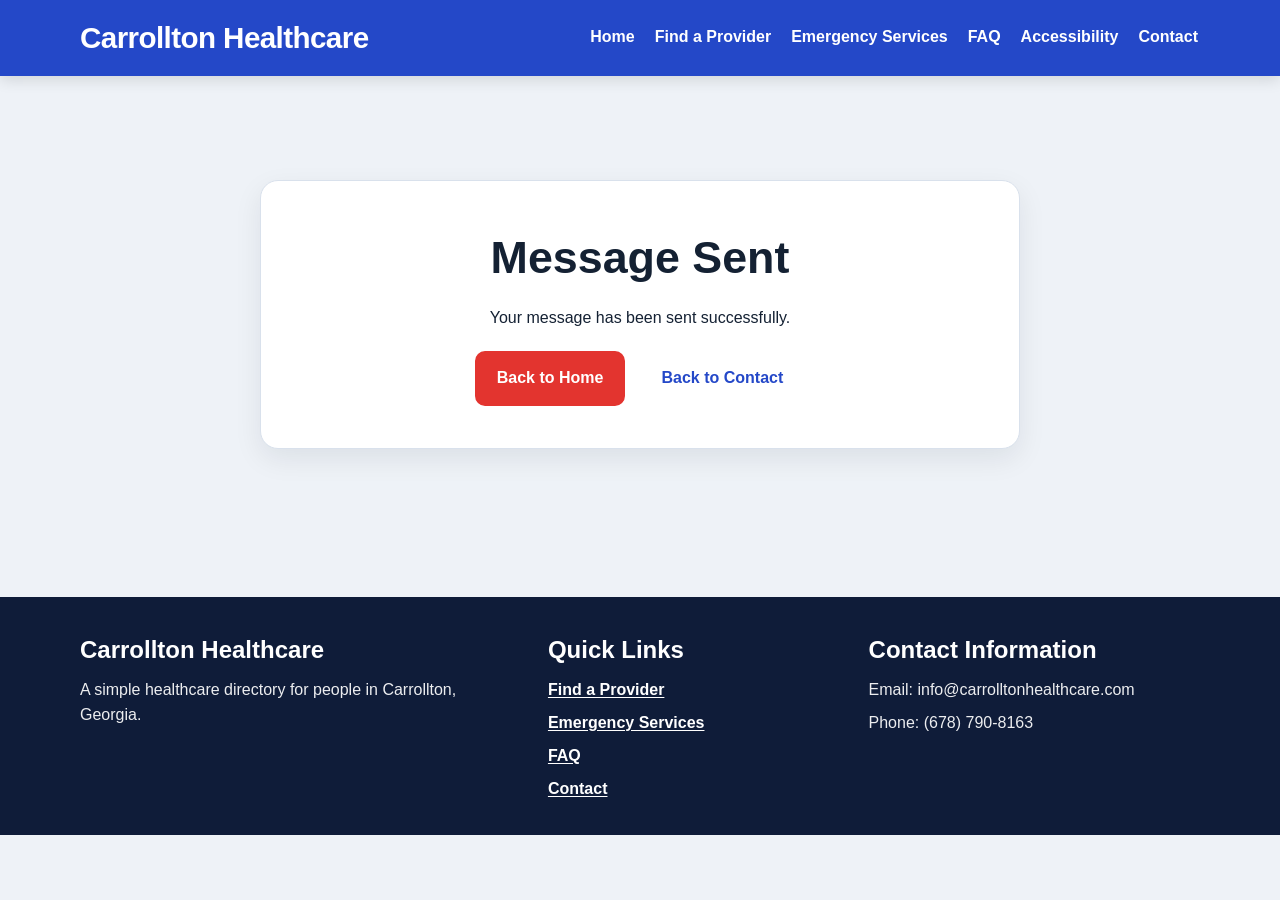
<file: healthcare-site/pages/success.html>
<!DOCTYPE html>
<html lang="en">
<head>
  <meta charset="UTF-8">
  <meta name="viewport" content="width=device-width, initial-scale=1.0">
  <title>Success</title>
  <link rel="stylesheet" href="../css/style.css">
</head>
<body>

<header class="navbar">
  <div class="container">
    <a href="../index.html" class="logo">Carrollton Healthcare</a>
    <nav class="nav-links">
      <a href="../index.html">Home</a>
      <a href="providers.html">Find a Provider</a>
      <a href="emergency.html">Emergency Services</a>
      <a href="faq.html">FAQ</a>
      <a href="accessibility.html">Accessibility</a>
      <a href="contact.html">Contact</a>
    </nav>
  </div>
</header>

<main class="section">
  <div class="container">
    <div class="success-box">
      <h1>Message Sent</h1>
      <p>Your message has been sent successfully.</p>
      <div class="hero-buttons" style="justify-content: center; margin-top: 20px;">
        <a href="../index.html" class="btn-primary">Back to Home</a>
        <a href="contact.html" class="btn-secondary">Back to Contact</a>
      </div>
    </div>
  </div>
</main>

<footer class="footer">
  <div class="container footer-columns">
    <div>
      <h3>Carrollton Healthcare</h3>
      <p>A simple healthcare directory for people in Carrollton, Georgia.</p>
    </div>
    <div>
      <h3>Quick Links</h3>
      <ul>
        <li><a href="providers.html">Find a Provider</a></li>
        <li><a href="emergency.html">Emergency Services</a></li>
        <li><a href="faq.html">FAQ</a></li>
        <li><a href="contact.html">Contact</a></li>
      </ul>
    </div>
    <div>
      <h3>Contact Information</h3>
      <p>Email: info@carrolltonhealthcare.com</p>
      <p>Phone: (678) 790-8163</p>
    </div>
  </div>
</footer>

</body>
</html>
</file>
<file: healthcare-site/css/style.css>
* {
  margin: 0;
  padding: 0;
  box-sizing: border-box;
}

:root {
  --bg: #eef2f7;
  --surface: #ffffff;
  --surface-soft: #f8fafc;
  --text: #142133;
  --muted: #4b5b70;
  --primary: #2448c8;
  --primary-dark: #1b379a;
  --accent: #e3342f;
  --accent-dark: #bf2622;
  --border: #d9e1ec;
  --shadow: 0 10px 28px rgba(17, 24, 39, 0.08);
  --footer: #0f1c39;
  --link: #153eaf;
  --link-hover: #0d2f86;
  --warning: #fff2c7;
}

body.dark-mode {
  --bg: #151a23;
  --surface: #1f2733;
  --surface-soft: #263141;
  --text: #f2f6fb;
  --muted: #cfdae7;
  --primary: #3d68ff;
  --primary-dark: #2d53d5;
  --accent: #ff5c57;
  --accent-dark: #e24843;
  --border: #384558;
  --shadow: 0 10px 28px rgba(0, 0, 0, 0.35);
  --footer: #0b111b;
  --link: #9bb7ff;
  --link-hover: #c8d7ff;
  --warning: #4a3e18;
}

body.warm-mode {
  --bg: #f8f3ea;
  --surface: #fffaf2;
  --surface-soft: #fff4e5;
  --text: #352519;
  --muted: #6b4d35;
  --primary: #b46a20;
  --primary-dark: #945618;
  --accent: #cc4b2c;
  --accent-dark: #a93d24;
  --border: #e7d2b8;
  --shadow: 0 10px 28px rgba(90, 58, 25, 0.12);
  --footer: #4a2f1b;
  --link: #8c3c0f;
  --link-hover: #6c2d09;
  --warning: #fff1cc;
}

body.high-contrast {
  --bg: #ffffff;
  --surface: #ffffff;
  --surface-soft: #ffffff;
  --text: #000000;
  --muted: #111111;
  --primary: #000000;
  --primary-dark: #000000;
  --accent: #000000;
  --accent-dark: #000000;
  --border: #000000;
  --shadow: none;
  --footer: #000000;
  --link: #0000ee;
  --link-hover: #551a8b;
  --warning: #ffffff;
}

html {
  scroll-behavior: smooth;
}

body {
  font-family: Arial, Helvetica, sans-serif;
  background: var(--bg);
  color: var(--text);
  line-height: 1.55;
  font-size: 16px;
  transition: background 0.25s ease, color 0.25s ease;
}

body.font-large {
  font-size: 18px;
}

body.font-xl {
  font-size: 20px;
}

img {
  max-width: 100%;
  display: block;
}

a {
  color: var(--link);
  text-decoration-thickness: 2px;
  text-underline-offset: 2px;
}

a:hover {
  color: var(--link-hover);
}

.container {
  width: min(1120px, 92%);
  margin: 0 auto;
}

.skip-link {
  position: absolute;
  left: -9999px;
  top: 10px;
  z-index: 9999;
  background: #ffffff;
  color: #000000;
  padding: 12px 16px;
  border-radius: 8px;
  border: 2px solid #000000;
}

.skip-link:focus {
  left: 12px;
}

.navbar {
  background: var(--primary);
  position: sticky;
  top: 0;
  z-index: 1000;
  box-shadow: 0 4px 14px rgba(0, 0, 0, 0.12);
}

.navbar .container {
  display: flex;
  justify-content: space-between;
  align-items: center;
  gap: 24px;
  min-height: 76px;
}

.logo {
  color: #ffffff;
  font-weight: 700;
  font-size: 1.85rem;
  text-decoration: none;
  letter-spacing: -0.02em;
}

.nav-links {
  display: flex;
  flex-wrap: wrap;
  gap: 16px;
}

.nav-links a {
  color: #ffffff;
  text-decoration: none;
  font-weight: 600;
  padding: 8px 2px;
  border-bottom: 2px solid transparent;
  transition: border-color 0.2s ease, opacity 0.2s ease;
}

.nav-links a:hover,
.nav-links a.active {
  border-bottom-color: #ffffff;
  opacity: 1;
}

.hero,
.page-hero {
  background: linear-gradient(135deg, var(--primary), var(--primary-dark));
  color: #ffffff;
}

.hero {
  padding: 72px 0;
}

.page-hero {
  padding: 58px 0;
}

.hero-content {
  display: grid;
  grid-template-columns: 1.35fr 0.9fr;
  gap: 44px;
  align-items: center;
}

.eyebrow {
  text-transform: uppercase;
  letter-spacing: 0.05em;
  font-size: 1rem;
  margin-bottom: 12px;
  opacity: 0.95;
}

.local-eyebrow {
  color: var(--primary);
  opacity: 1;
}

.hero-text h1,
.page-hero h1 {
  font-size: 3.3rem;
  line-height: 1.08;
  margin-bottom: 16px;
  letter-spacing: -0.03em;
}

.hero-text p,
.page-hero p {
  max-width: 700px;
  font-size: 1.2rem;
}

.hero-buttons,
.provider-buttons,
.action-row,
.callout-links {
  display: flex;
  flex-wrap: wrap;
  gap: 14px;
}

.hero-buttons {
  margin-top: 24px;
}

.btn,
.btn-primary,
.btn-secondary,
.submit-btn,
.simple-btn {
  display: inline-block;
  padding: 13px 20px;
  border-radius: 10px;
  font-weight: 700;
  text-decoration: none;
  border: 2px solid transparent;
  cursor: pointer;
  transition: transform 0.15s ease, background 0.2s ease, color 0.2s ease,
    border-color 0.2s ease;
}

.btn:hover,
.btn-primary:hover,
.btn-secondary:hover,
.submit-btn:hover,
.simple-btn:hover {
  transform: translateY(-1px);
}

.btn-primary,
.submit-btn,
.simple-btn.fill {
  background: var(--accent);
  color: #ffffff;
  border-color: var(--accent);
}

.btn-primary:hover,
.submit-btn:hover,
.simple-btn.fill:hover {
  background: var(--accent-dark);
  border-color: var(--accent-dark);
  color: #ffffff;
}

.btn-secondary,
.simple-btn {
  background: #ffffff;
  color: var(--primary);
  border-color: #ffffff;
}

.btn-secondary:hover,
.simple-btn:hover {
  color: var(--primary-dark);
}

.hero-card,
.card,
.provider-card,
.info-panel,
.contact-card,
.faq-item,
.feature-card,
.notice-box,
.success-box,
.commitment-box,
.room-card,
.home-image-card,
.callout-box {
  background: var(--surface);
  border: 1px solid var(--border);
  border-radius: 18px;
  box-shadow: var(--shadow);
}

.hero-card {
  padding: 24px;
}

.hero-card h2 {
  color: var(--text);
  margin-bottom: 14px;
  font-size: 1.8rem;
}

.hero-card label,
.contact-form label,
.search-form label {
  display: block;
  font-weight: 700;
  margin-bottom: 6px;
  color: var(--text);
}

.hero-card input,
.hero-card select,
.search-form input,
.search-form select,
.contact-form input,
.contact-form textarea {
  width: 100%;
  padding: 14px 14px;
  border: 1px solid var(--border);
  border-radius: 10px;
  margin-bottom: 14px;
  background: var(--surface-soft);
  color: var(--text);
  font: inherit;
}

.contact-form textarea {
  min-height: 140px;
  resize: vertical;
}

.features,
.section {
  padding: 54px 0;
}

.section-title {
  font-size: 2.3rem;
  margin-bottom: 22px;
  letter-spacing: -0.02em;
}

.cards-3,
.cards-4,
.feature-grid,
.info-grid,
.rooms-grid,
.provider-list {
  display: grid;
  gap: 20px;
}

.cards-3 {
  grid-template-columns: repeat(3, 1fr);
}

.cards-4,
.feature-grid {
  grid-template-columns: repeat(4, 1fr);
}

.provider-list {
  grid-template-columns: 1fr;
}

.page-intro {
  max-width: 720px;
  color: var(--muted);
  font-size: 1.1rem;
  margin-bottom: 8px;
}

.page-intro.flush-top {
  margin-top: 0;
}

.page-intro.tight-below {
  margin-bottom: 0;
}

.page-intro.follow-list {
  margin-top: 12px;
  margin-bottom: 0;
}

.provider-search-actions {
  margin-top: 8px;
  margin-bottom: 12px;
}

.provider-side {
  display: flex;
  flex-direction: column;
  align-items: flex-end;
  gap: 12px;
  justify-content: center;
}

.provider-side .action-row {
  justify-content: flex-end;
}

.info-panel ul {
  margin: 10px 0 0;
  padding-left: 1.2em;
  color: var(--muted);
  line-height: 1.5;
}

.info-panel li + li {
  margin-top: 8px;
}

.section-heading {
  font-size: 2.3rem;
  margin-bottom: 8px;
  letter-spacing: -0.02em;
}

.subsection-title {
  font-size: 1.4rem;
  margin-bottom: 6px;
  color: var(--text);
}

.feature-card,
.info-panel,
.notice-box,
.commitment-box {
  padding: 22px;
}

.feature-card h3,
.info-panel h3,
.notice-box h2,
.commitment-box h2 {
  margin-bottom: 10px;
  font-size: 1.6rem;
  line-height: 1.15;
}

.feature-card p,
.info-panel p,
.commitment-box p,
.notice-box p,
.provider-details p,
.contact-card p {
  color: var(--muted);
}

.section-links a,
.footer a,
.feature-card a,
.inline-link {
  color: var(--link);
  font-weight: 700;
  text-decoration: underline;
}

.section-links a:hover,
.footer a:hover,
.feature-card a:hover,
.inline-link:hover {
  color: var(--link-hover);
}

.callout-wrap {
  margin-top: 30px;
  display: grid;
  gap: 20px;
}

.callout-box {
  padding: 22px;
}

.callout-box h3 {
  font-size: 1.7rem;
  margin-bottom: 8px;
}

.image-section {
  display: grid;
  grid-template-columns: 0.95fr 1.05fr;
  gap: 28px;
  align-items: center;
}

.image-text p {
  color: var(--muted);
  font-size: 1.08rem;
}

.home-image-card {
  overflow: hidden;
}

.home-image-card img {
  width: 100%;
  height: 100%;
  min-height: 360px;
  object-fit: cover;
}

.search-form {
  display: grid;
  grid-template-columns: 2fr 1fr 1fr auto;
  gap: 14px;
  margin: 28px 0 22px;
}

.search-form button {
  white-space: nowrap;
}

.provider-card,
.room-card {
  display: grid;
  grid-template-columns: 90px 1fr auto;
  gap: 18px;
  padding: 18px;
  align-items: center;
}

.provider-photo,
.room-icon {
  width: 64px;
  height: 64px;
  border-radius: 16px;
  background: linear-gradient(135deg, #dce7ff, #bfd2ff);
  color: var(--primary);
  display: flex;
  align-items: center;
  justify-content: center;
  font-weight: 800;
  font-size: 1.4rem;
  border: 1px solid #c8d6f2;
}

.provider-details h2,
.room-card h3 {
  font-size: 2rem;
  line-height: 1.08;
  margin-bottom: 6px;
}

.provider-details .meta,
.room-card .meta {
  color: var(--muted);
  margin-bottom: 4px;
}

.badge {
  display: inline-block;
  padding: 8px 12px;
  border-radius: 999px;
  font-weight: 700;
  font-size: 0.96rem;
}

.badge.accepting {
  background: #dff5e5;
  color: #16643d;
}

.badge.limited {
  background: #fff0c8;
  color: #8c6310;
}

.badge.closed {
  background: #ffdcdc;
  color: #992929;
}

.notice-box {
  background: var(--warning);
}

.info-grid {
  grid-template-columns: repeat(3, 1fr);
  margin-top: 18px;
}

.rooms-grid {
  grid-template-columns: 1fr;
  margin-top: 20px;
}

.faq-list {
  display: grid;
  gap: 14px;
  margin-top: 24px;
}

.faq-item {
  overflow: hidden;
}

.faq-item summary {
  list-style: none;
  cursor: pointer;
  padding: 18px 20px;
  font-weight: 700;
  font-size: 1.15rem;
  color: var(--text);
}

.faq-item summary::-webkit-details-marker {
  display: none;
}

.faq-item summary::before {
  content: "+";
  display: inline-block;
  margin-right: 12px;
  font-size: 1.2rem;
  font-weight: 700;
}

.faq-item[open] summary::before {
  content: "–";
}

.faq-answer {
  padding: 0 20px 18px;
  color: var(--muted);
}

.commitment-box {
  margin-top: 22px;
}

.contact-grid {
  display: grid;
  grid-template-columns: 0.9fr 1.1fr;
  gap: 20px;
  align-items: start;
  margin-top: 28px;
}

.contact-card {
  padding: 20px;
}

.contact-card h2 {
  font-size: 2rem;
  margin-bottom: 10px;
}

.contact-card strong {
  color: var(--text);
}

.success-box {
  padding: 42px;
  text-align: center;
  margin: 50px auto;
  max-width: 760px;
}

.success-box h1 {
  font-size: 2.8rem;
  margin-bottom: 14px;
}

.footer {
  background: var(--footer);
  color: #ffffff;
  padding: 34px 0;
  margin-top: 44px;
}

.footer-columns {
  display: grid;
  grid-template-columns: 1.2fr 0.8fr 0.9fr;
  gap: 26px;
}

.footer h3 {
  font-size: 1.5rem;
  margin-bottom: 10px;
}

.footer p,
.footer li {
  color: rgba(255, 255, 255, 0.92);
}

.footer ul {
  list-style: none;
}

.footer li + li,
.footer p + p {
  margin-top: 8px;
}

.footer a {
  color: #ffffff;
}

.footer a:hover {
  color: #d9e5ff;
}

.accessibility-toggle {
  position: fixed;
  right: 18px;
  bottom: 18px;
  z-index: 1100;
  width: 58px;
  height: 58px;
  border-radius: 50%;
  border: none;
  background: var(--primary);
  color: #ffffff;
  font-size: 1.5rem;
  cursor: pointer;
  box-shadow: 0 12px 24px rgba(0, 0, 0, 0.22);
}

.accessibility-panel {
  position: fixed;
  right: 18px;
  bottom: 86px;
  width: min(340px, calc(100vw - 36px));
  background: var(--surface);
  color: var(--text);
  border: 1px solid var(--border);
  border-radius: 18px;
  box-shadow: var(--shadow);
  padding: 18px;
  z-index: 1100;
  display: none;
}

.accessibility-panel.open {
  display: block;
}

.accessibility-panel h2 {
  font-size: 1.4rem;
  margin-bottom: 14px;
}

.accessibility-section + .accessibility-section {
  margin-top: 16px;
}

.accessibility-section h3 {
  font-size: 1rem;
  margin-bottom: 10px;
}

.option-row {
  display: flex;
  flex-wrap: wrap;
  gap: 10px;
}

.option-btn {
  border: 1px solid var(--border);
  background: var(--surface-soft);
  color: var(--text);
  padding: 10px 12px;
  border-radius: 10px;
  cursor: pointer;
  font-weight: 700;
}

.option-btn.active {
  outline: 2px solid var(--primary);
}

.reset-btn {
  width: 100%;
  margin-top: 18px;
  background: var(--surface-soft);
  color: var(--text);
  border: 1px solid var(--border);
}

.visually-hidden {
  position: absolute;
  left: -9999px;
}

@media (max-width: 1000px) {
  .hero-content,
  .cards-4,
  .feature-grid,
  .footer-columns,
  .contact-grid,
  .cards-3,
  .info-grid,
  .image-section {
    grid-template-columns: 1fr;
  }

  .search-form {
    grid-template-columns: 1fr;
  }

  .provider-card,
  .room-card {
    grid-template-columns: 70px 1fr;
  }

  .provider-card .badge,
  .room-card .action-row {
    grid-column: 2;
  }

  .provider-side {
    grid-column: 1 / -1;
    align-items: flex-start;
  }

  .home-image-card img {
    min-height: 280px;
  }
}

@media (max-width: 720px) {
  .navbar .container {
    flex-direction: column;
    align-items: flex-start;
    padding: 14px 0;
  }

  .nav-links {
    gap: 10px 14px;
  }

  .hero-text h1,
  .page-hero h1 {
    font-size: 2.3rem;
  }

  .section-title {
    font-size: 2rem;
  }
}
</file>
